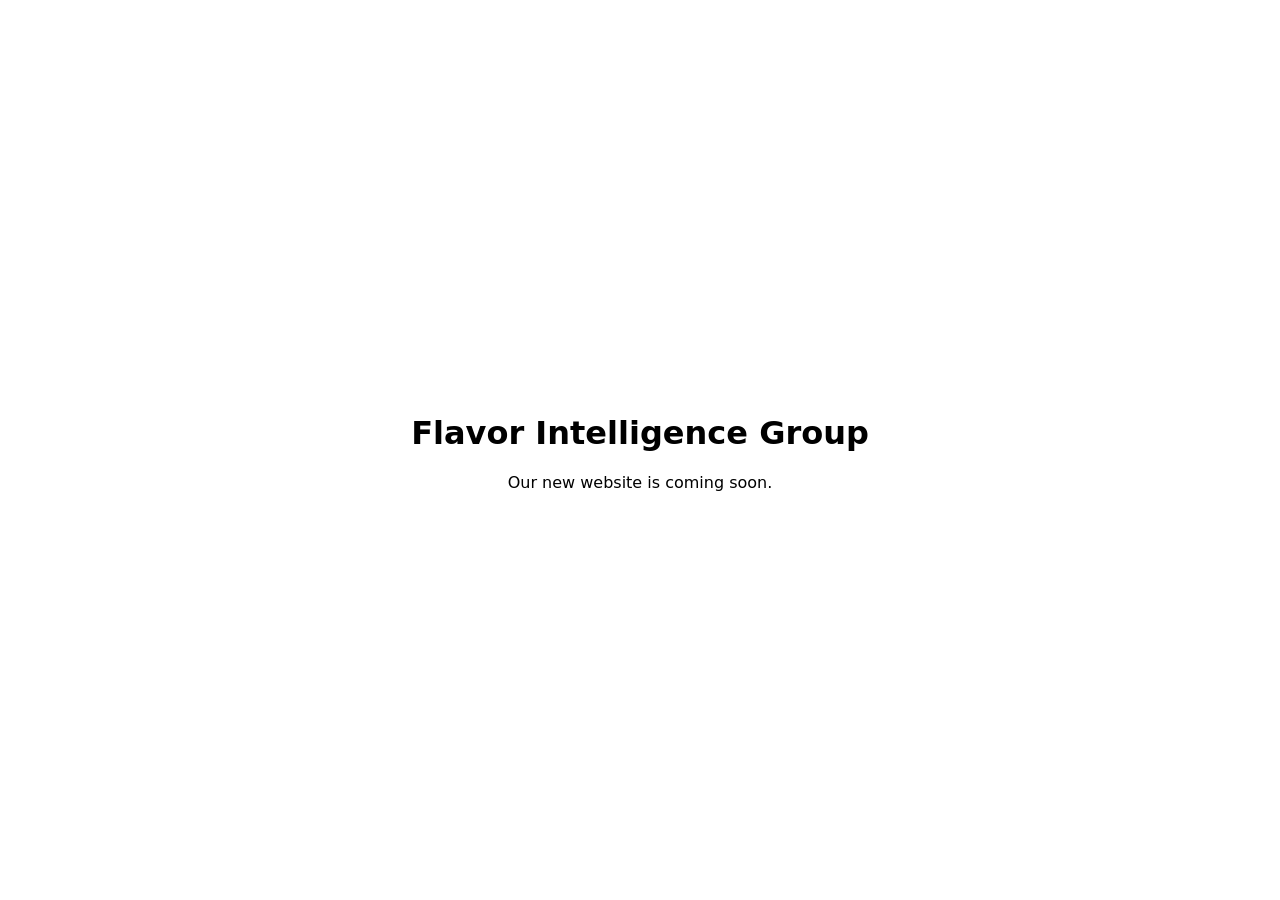
<file: index.html>
<!doctype html>
<html lang="en">
<head>
  <meta charset="utf-8">
  <meta name="viewport" content="width=device-width, initial-scale=1">
  <title>Flavor Intelligence Group</title>
  <style>
    body { font-family: system-ui, sans-serif; display: grid; place-items: center; min-height: 100vh; margin: 0; text-align: center; }
  </style>
</head>
<body>
  <div>
    <h1>Flavor Intelligence Group</h1>
    <p>Our new website is coming soon.</p>
  </div>
</body>
</html>
</file>
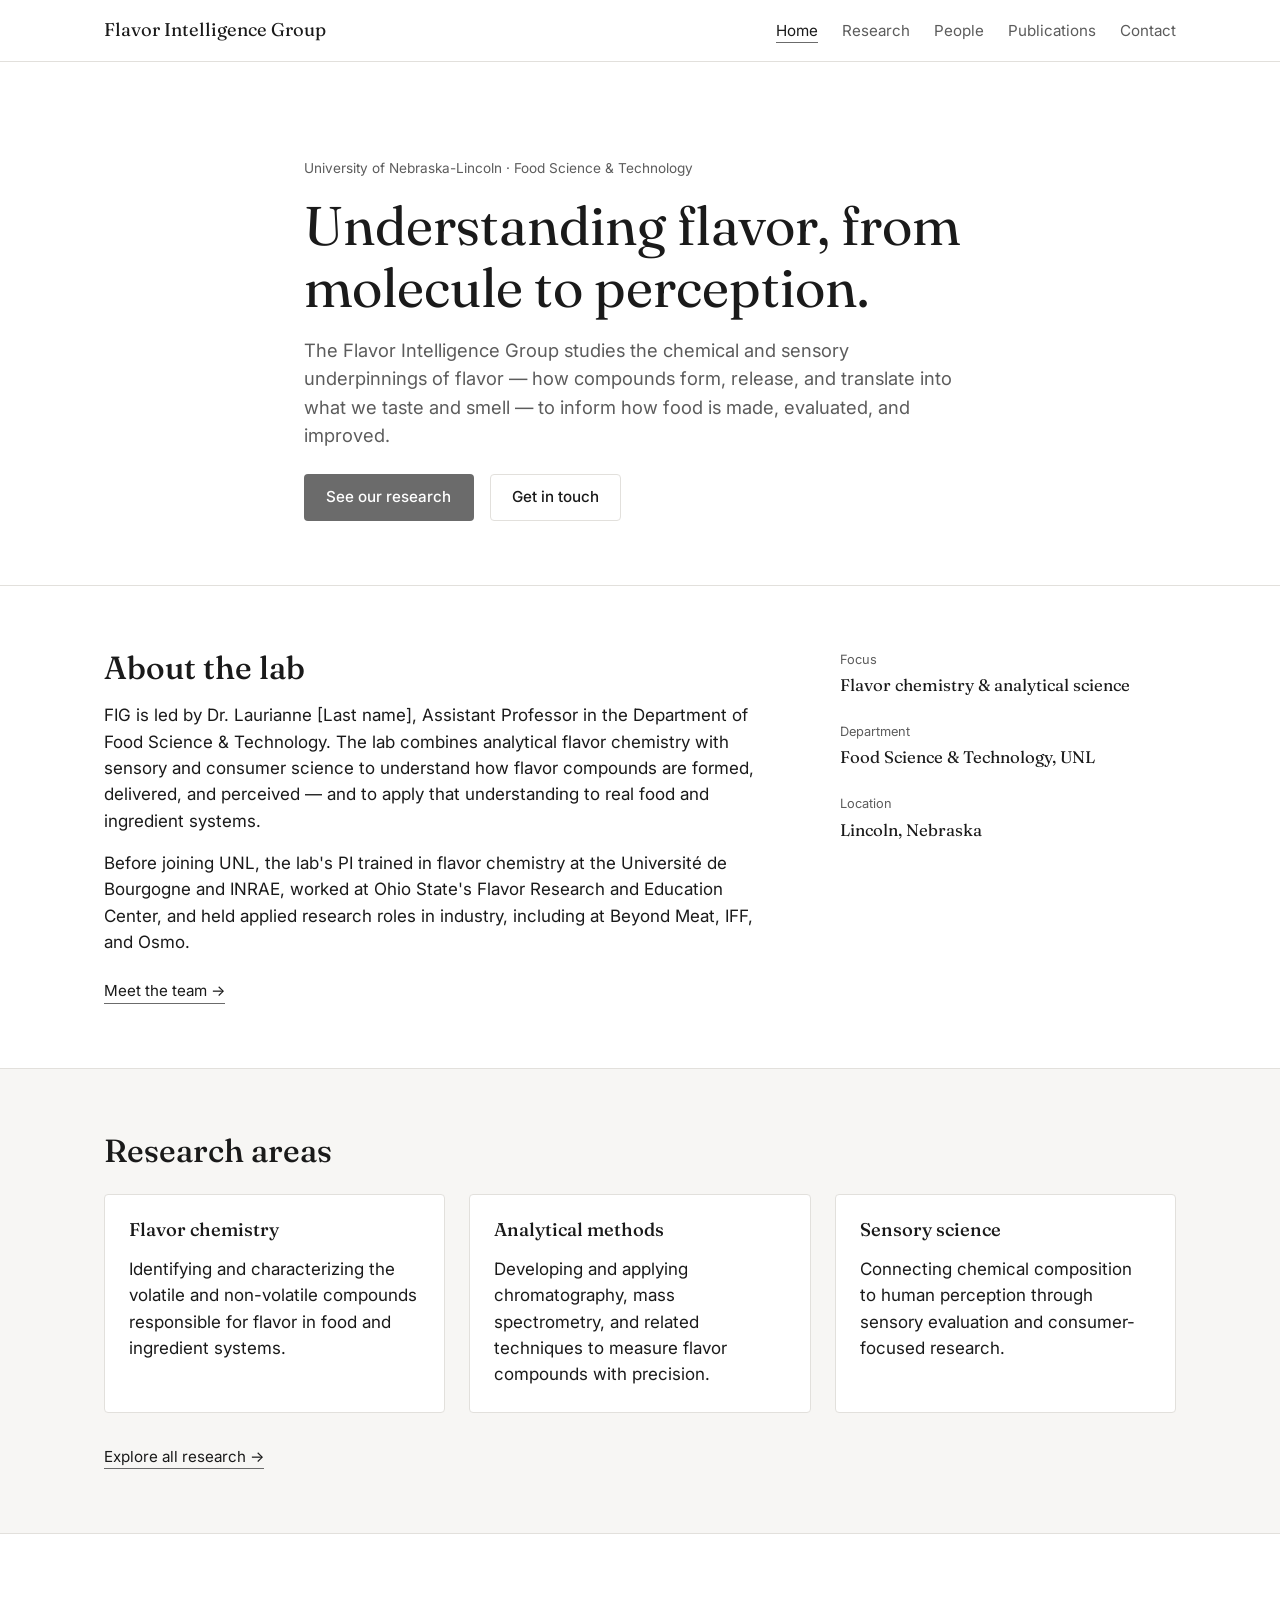
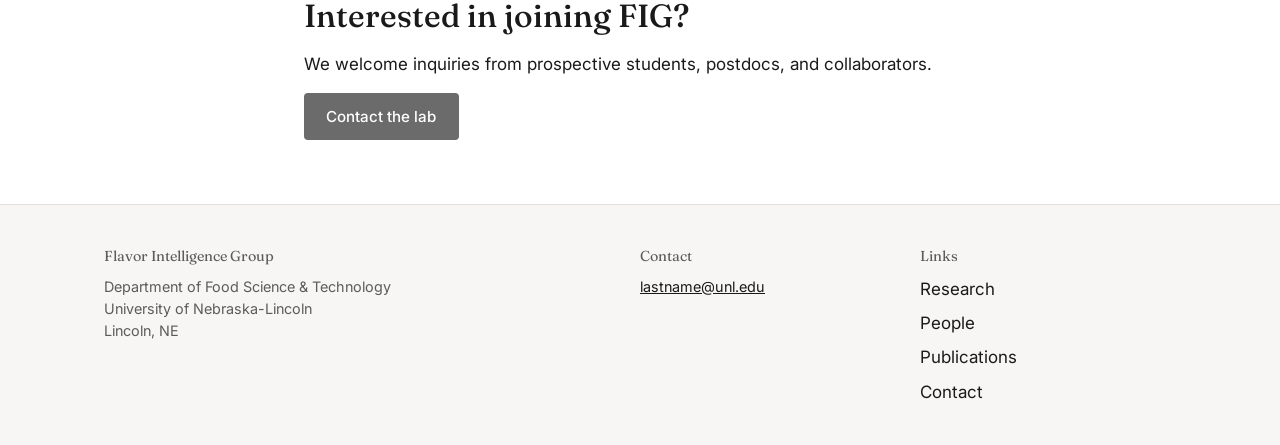
<file: Web/index.html>
<!doctype html>
<html lang="en">
<head>
<meta charset="utf-8">
<meta name="viewport" content="width=device-width, initial-scale=1">
<title>Flavor Intelligence Group — UNL</title>
<meta name="description" content="The Flavor Intelligence Group (FIG) at the University of Nebraska-Lincoln studies the chemistry and perception of flavor.">
<link rel="preconnect" href="https://fonts.googleapis.com">
<link rel="preconnect" href="https://fonts.gstatic.com" crossorigin>
<link href="https://fonts.googleapis.com/css2?family=Fraunces:opsz,wght@9..144,400;9..144,500;9..144,600&family=Inter:wght@400;500;600&display=swap" rel="stylesheet">
<link rel="stylesheet" href="styles.css">
</head>
<body>

<header class="site-header">
  <div class="wrap header-inner">
    <a class="wordmark" href="index.html">
      <span class="wordmark-full">Flavor Intelligence Group</span>
      <span class="wordmark-short">FIG</span>
    </a>
    <nav class="site-nav" aria-label="Primary">
      <ul>
        <li><a href="index.html" aria-current="page">Home</a></li>
        <li><a href="research.html">Research</a></li>
        <li><a href="people.html">People</a></li>
        <li><a href="publications.html">Publications</a></li>
        <li><a href="contact.html">Contact</a></li>
      </ul>
    </nav>
  </div>
</header>

<main>

  <!-- ============ HERO ============ -->
  <section class="hero">
    <div class="wrap hero-inner">
      <p class="eyebrow">University of Nebraska-Lincoln · Food Science &amp; Technology</p>
      <h1>Understanding flavor, from molecule to perception.</h1>
      <p class="hero-lede">
        The Flavor Intelligence Group studies the chemical and sensory
        underpinnings of flavor — how compounds form, release, and
        translate into what we taste and smell — to inform how food is
        made, evaluated, and improved.
      </p>
      <div class="hero-actions">
        <a class="button button-primary" href="research.html">See our research</a>
        <a class="button button-ghost" href="contact.html">Get in touch</a>
      </div>
    </div>
  </section>

  <!-- ============ INTRO / PI STATEMENT ============ -->
  <section class="section intro">
    <div class="wrap intro-grid">
      <div class="intro-text">
        <h2>About the lab</h2>
        <p>
          FIG is led by Dr. Laurianne [Last name], Assistant Professor in
          the Department of Food Science &amp; Technology. The lab combines
          analytical flavor chemistry with sensory and consumer science to
          understand how flavor compounds are formed, delivered, and
          perceived — and to apply that understanding to real food and
          ingredient systems.
        </p>
        <p>
          Before joining UNL, the lab's PI trained in flavor chemistry at
          the Université de Bourgogne and INRAE, worked at Ohio State's
          Flavor Research and Education Center, and held applied research
          roles in industry, including at Beyond Meat, IFF, and Osmo.
        </p>
        <a class="text-link" href="people.html">Meet the team →</a>
      </div>
      <div class="intro-fact">
        <dl class="fact-list">
          <div class="fact">
            <dt>Focus</dt>
            <dd>Flavor chemistry &amp; analytical science</dd>
          </div>
          <div class="fact">
            <dt>Department</dt>
            <dd>Food Science &amp; Technology, UNL</dd>
          </div>
          <div class="fact">
            <dt>Location</dt>
            <dd>Lincoln, Nebraska</dd>
          </div>
        </dl>
      </div>
    </div>
  </section>

  <!-- ============ RESEARCH AREAS ============ -->
  <section class="section research-teaser">
    <div class="wrap">
      <h2>Research areas</h2>
      <div class="card-grid">
        <article class="card">
          <h3>Flavor chemistry</h3>
          <p>
            Identifying and characterizing the volatile and non-volatile
            compounds responsible for flavor in food and ingredient
            systems.
          </p>
        </article>
        <article class="card">
          <h3>Analytical methods</h3>
          <p>
            Developing and applying chromatography, mass spectrometry, and
            related techniques to measure flavor compounds with precision.
          </p>
        </article>
        <article class="card">
          <h3>Sensory science</h3>
          <p>
            Connecting chemical composition to human perception through
            sensory evaluation and consumer-focused research.
          </p>
        </article>
      </div>
      <a class="text-link" href="research.html">Explore all research →</a>
    </div>
  </section>

  <!-- ============ CALLOUT / JOIN ============ -->
  <section class="section callout">
    <div class="wrap callout-inner">
      <h2>Interested in joining FIG?</h2>
      <p>We welcome inquiries from prospective students, postdocs, and collaborators.</p>
      <a class="button button-primary" href="contact.html">Contact the lab</a>
    </div>
  </section>

</main>

<footer class="site-footer">
  <div class="wrap footer-inner">
    <div>
      <p class="footer-title">Flavor Intelligence Group</p>
      <p>Department of Food Science &amp; Technology<br>
      University of Nebraska-Lincoln<br>
      Lincoln, NE</p>
    </div>
    <div>
      <p class="footer-title">Contact</p>
      <p><a href="mailto:lastname@unl.edu">lastname@unl.edu</a></p>
    </div>
    <div>
      <p class="footer-title">Links</p>
      <ul class="footer-links">
        <li><a href="research.html">Research</a></li>
        <li><a href="people.html">People</a></li>
        <li><a href="publications.html">Publications</a></li>
        <li><a href="contact.html">Contact</a></li>
      </ul>
    </div>
  </div>
</footer>

</body>
</html>
</file>
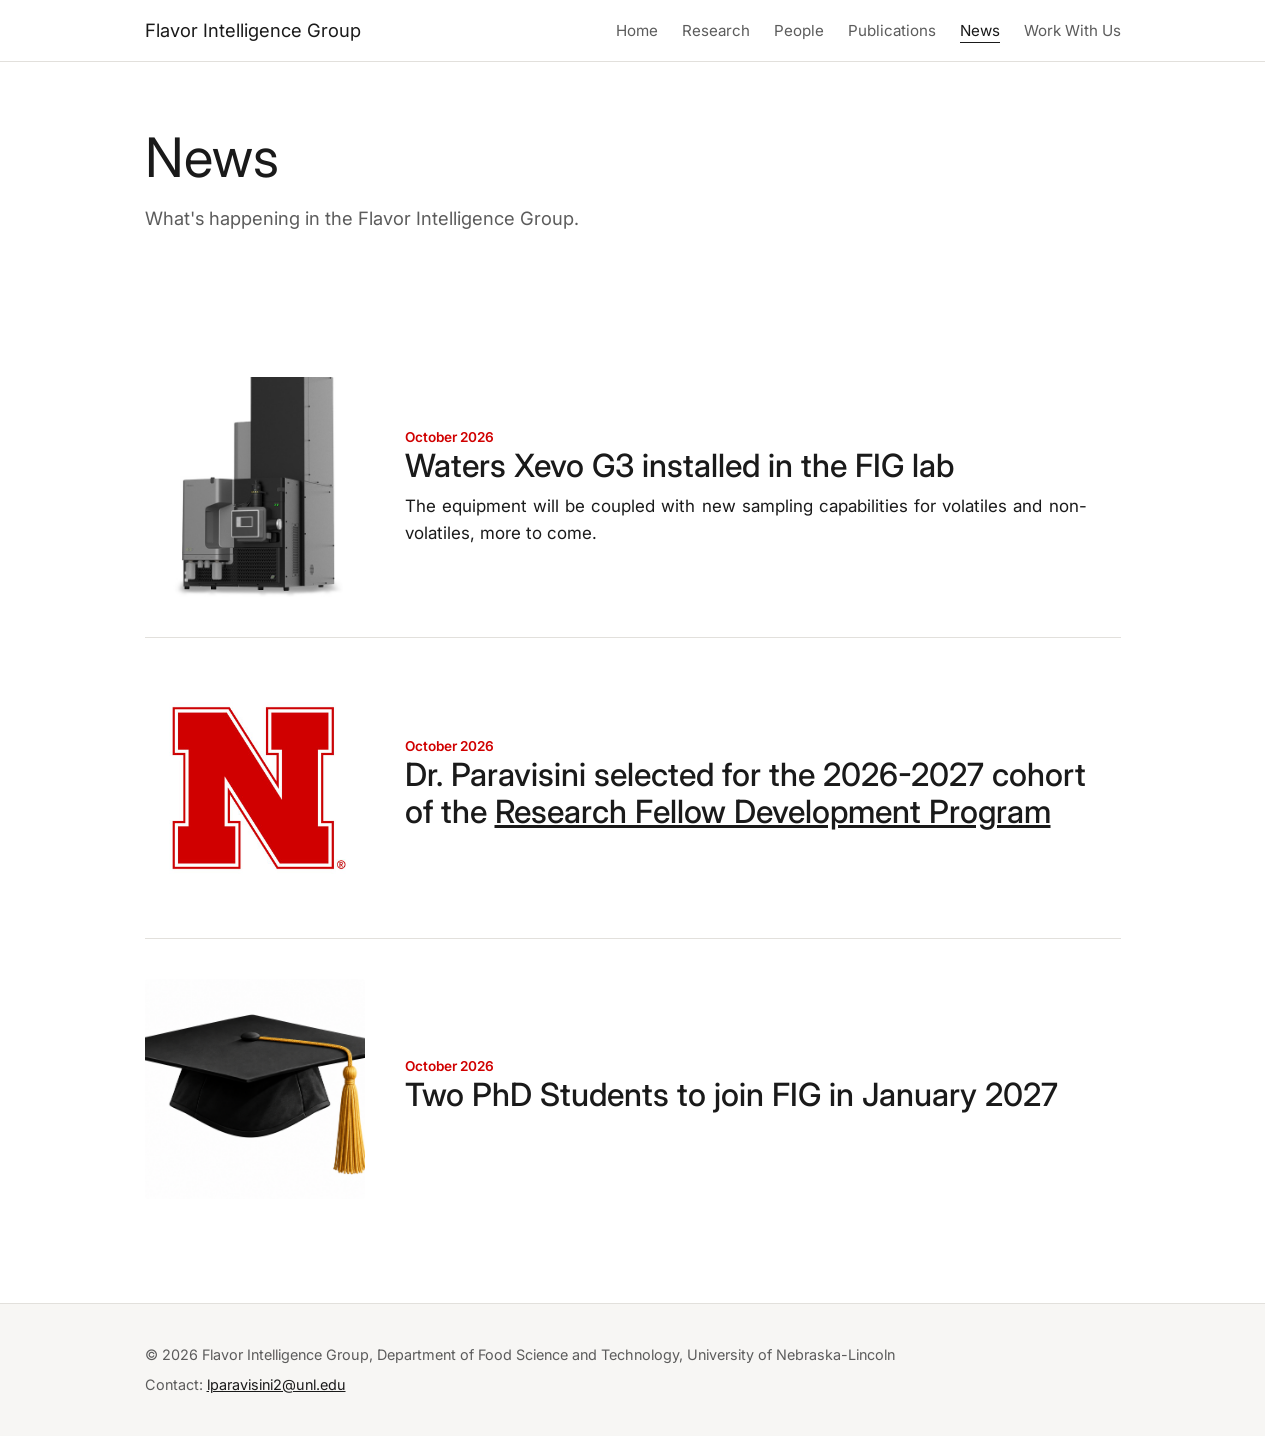
<file: news.html>
<!doctype html>
<html lang="en">
<head>
<meta charset="utf-8">
<meta name="viewport" content="width=device-width, initial-scale=1">
<title>News — Flavor Intelligence Group</title>
<meta name="description" content="Latest news from the Flavor Intelligence Group at the University of Nebraska-Lincoln.">
<link rel="preconnect" href="https://fonts.googleapis.com">
<link rel="preconnect" href="https://fonts.gstatic.com" crossorigin>
<link href="https://fonts.googleapis.com/css2?family=Fraunces:opsz,wght@9..144,400;9..144,500;9..144,600&family=Inter:wght@400;500;600&display=swap" rel="stylesheet">
<link rel="stylesheet" href="styles.css">
</head>
<body>

<a class="skip-link" href="#main">Skip to main content</a>

<header class="site-header">
  <div class="wrap header-inner">
    <a class="wordmark" href="index.html">
      <span class="wordmark-full">Flavor Intelligence Group</span>
      <span class="wordmark-short">FIG</span>
    </a>
    <nav class="site-nav" aria-label="Primary">
      <ul>
        <li><a href="index.html">Home</a></li>
        <li><a href="research.html">Research</a></li>
        <li><a href="people.html">People</a></li>
        <li><a href="publications.html">Publications</a></li>
        <li><a href="news.html" aria-current="page">News</a></li>
        <li><a href="work-with-us.html">Work With Us</a></li>
      </ul>
    </nav>
  </div>
</header>

<main id="main">

  <!-- ============ BANNER ============ -->
  <section class="hero hero-stack">
    <div class="wrap hero-inner">
      <h1>News</h1>
      <p class="hero-lede">
        What's happening in the Flavor Intelligence Group.
      </p>
    </div>
  </section>

  <!-- ============ NEWS LIST (newest first) ============ -->
  <section class="section">
    <div class="wrap">

      <article class="news-entry">
        <img src="Images/xevoG3.png" alt="Mass spectrometer">
        <div class="news-entry-body">
          <p class="news-date">October 2026</p>
          <h2>Waters Xevo G3 installed in the FIG lab</h2>
          <p>The equipment will be coupled with new sampling capabilities for volatiles and non-volatiles, more to come. </p>
        </div>
      </article>
      
      <article class="news-entry">
        <img src="Images/nebraska-n.png" alt="Nebraska N logo">
        <div class="news-entry-body">
          <p class="news-date">October 2026</p>
          <h2>Dr. Paravisini selected for the 2026-2027 cohort of the <a href="https://research.unl.edu/proposaldevelopment/rdfp/">Research Fellow Development Program</a></h2>
        </div>
      </article>

      <article class="news-entry">
        <img src="Images/grad-hat.png" alt="Graduation cap">
        <div class="news-entry-body">
          <p class="news-date">October 2026</p>
          <h2>Two PhD Students to join FIG in January 2027</h2>
        </div>
      </article>


    </div>
  </section>

</main>

<footer class="site-footer">
  <div class="wrap footer-inner">
    <p class="footer-title">&copy; 2026 Flavor Intelligence Group, Department of Food Science and Technology, University of Nebraska-Lincoln</p>
    <p class="footer-title">Contact: <a href="mailto:lparavisini2@unl.edu">lparavisini2@unl.edu</a></p>
  </div>
</footer>

</body>
</html>
</file>
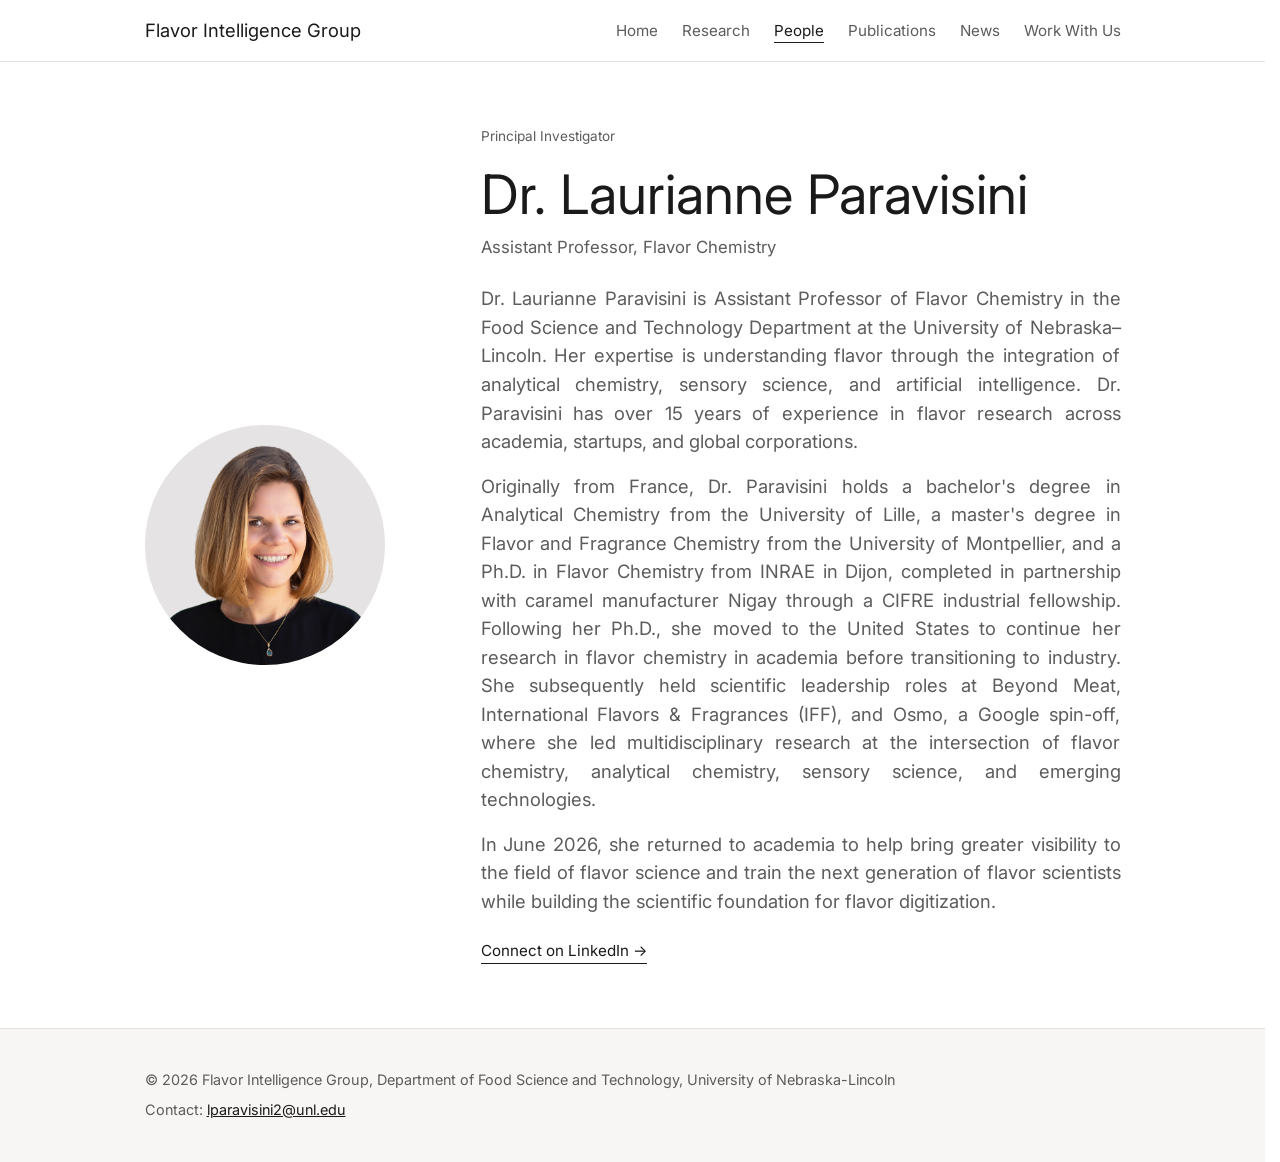
<file: people.html>
<!doctype html>
<html lang="en">
<head>
<meta charset="utf-8">
<meta name="viewport" content="width=device-width, initial-scale=1">
<title>People — Flavor Intelligence Group</title>
<meta name="description" content="Meet the Flavor Intelligence Group's Principal Investigator, Dr. Laurianne Paravisini, at the University of Nebraska-Lincoln.">
<link rel="preconnect" href="https://fonts.googleapis.com">
<link rel="preconnect" href="https://fonts.gstatic.com" crossorigin>
<link href="https://fonts.googleapis.com/css2?family=Fraunces:opsz,wght@9..144,400;9..144,500;9..144,600&family=Inter:wght@400;500;600&display=swap" rel="stylesheet">
<link rel="stylesheet" href="styles.css">
</head>
<body>

<a class="skip-link" href="#main">Skip to main content</a>


<header class="site-header">
  <div class="wrap header-inner">
    <a class="wordmark" href="index.html">
      <span class="wordmark-full">Flavor Intelligence Group</span>
      <span class="wordmark-short">FIG</span>
    </a>
    <nav class="site-nav" aria-label="Primary">
      <ul>
        <li><a href="index.html" data-i18n="nav.home">Home</a></li>
        <li><a href="research.html" data-i18n="nav.research">Research</a></li>
        <li><a href="people.html" aria-current="page" data-i18n="nav.people">People</a></li>
        <li><a href="publications.html" data-i18n="nav.publications">Publications</a></li>
        <li><a href="news.html">News</a></li>
        <li><a href="work-with-us.html" data-i18n="nav.workWithUs">Work With Us</a></li>
      </ul>
    </nav>
  </div>
</header>

<main id="main">

  <!-- ============ PI PROFILE ============ -->
  <section class="hero people-hero">
    <div class="wrap hero-inner people-inner">
      <div class="hero-visual people-visual">
        <img src="Images/laurianne-headshot.png" alt="Portrait of Dr. Laurianne Paravisini">
      </div>
      <div class="hero-content">
        <p class="eyebrow" data-i18n="people.eyebrow">Principal Investigator</p>
        <h1>Dr. Laurianne Paravisini</h1>
        <p class="people-role" data-i18n="people.role">Assistant Professor, Flavor Chemistry</p>

        <p class="hero-lede" data-i18n="people.bio1">
          Dr. Laurianne Paravisini is Assistant Professor of Flavor
          Chemistry in the Food Science and Technology Department at the University of Nebraska–Lincoln. Her expertise
          is understanding flavor through the integration of analytical
          chemistry, sensory science, and artificial intelligence. Dr.
          Paravisini has over 15 years of experience in flavor research
          across academia, startups, and global corporations. 
        </p>
        <p class="hero-lede" data-i18n="people.bio2">
Originally from France, Dr. Paravisini holds a bachelor's degree in Analytical Chemistry from the University of Lille, a master's degree in Flavor and Fragrance Chemistry from the University of Montpellier, and a Ph.D. in Flavor Chemistry from INRAE in Dijon, completed in partnership with caramel manufacturer Nigay through a CIFRE industrial fellowship.
Following her Ph.D., she moved to the United States to continue her research in flavor chemistry in academia before transitioning to industry. She subsequently held scientific leadership roles at Beyond Meat, International Flavors & Fragrances (IFF), and Osmo, a Google spin-off, where she led multidisciplinary research at the intersection of flavor chemistry, analytical chemistry, sensory science, and emerging technologies.
        </p>
                </p>
        <p class="hero-lede" data-i18n="people.bio3">
          In June 2026, she returned to academia to help
          bring greater visibility to the field of flavor science and train the next generation of flavor scientists while
          building the scientific foundation for flavor digitization.
        </p>
        <a class="text-link" href="https://www.linkedin.com/in/laurianne-paravisini/" target="_blank" rel="noopener" data-i18n="people.linkedin">Connect on LinkedIn →</a>
      </div>
    </div>
  </section>

</main>

<footer class="site-footer">
  <div class="wrap footer-inner">
    <p class="footer-title">&copy; 2026 Flavor Intelligence Group, Department of Food Science and Technology, University of Nebraska-Lincoln</p>
    <p class="footer-title">Contact: <a href="mailto:lparavisini2@unl.edu">lparavisini2@unl.edu</a></p>
  </div>
</footer>


</body>
</html>
</file>
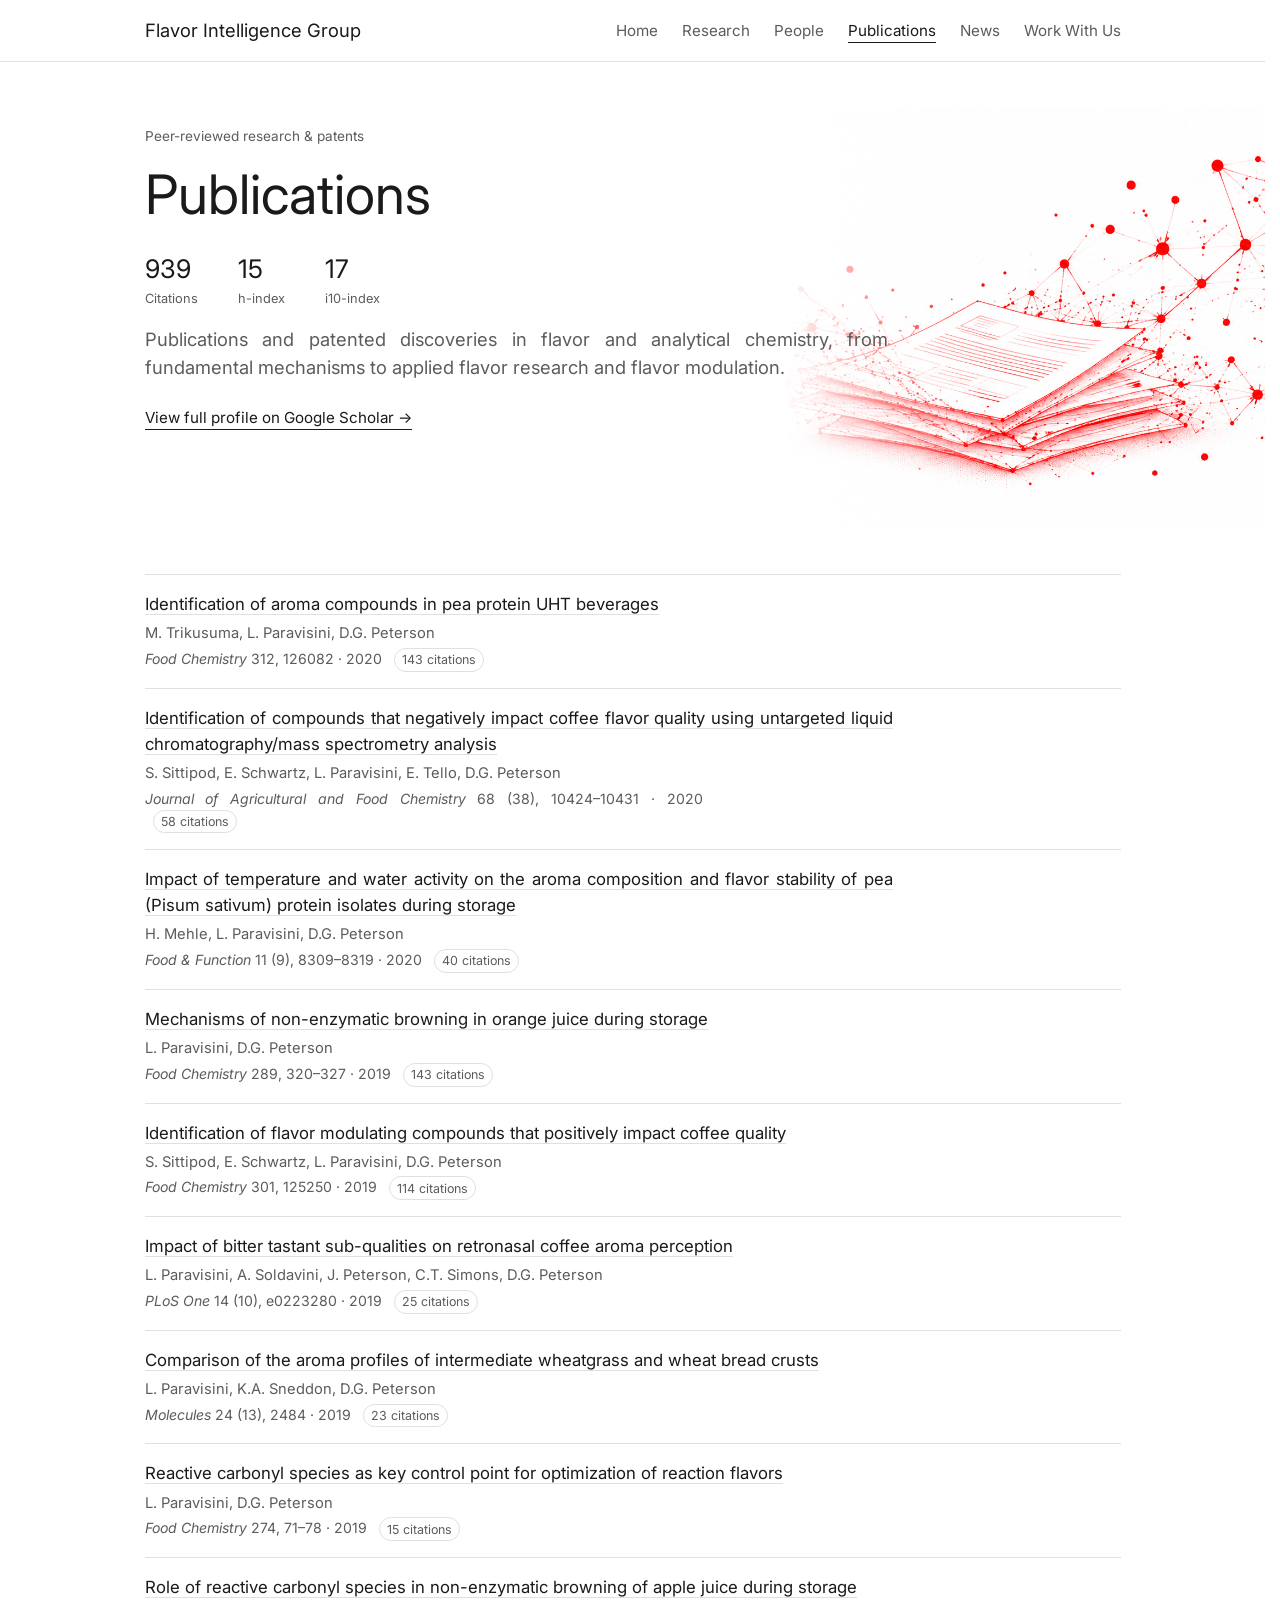
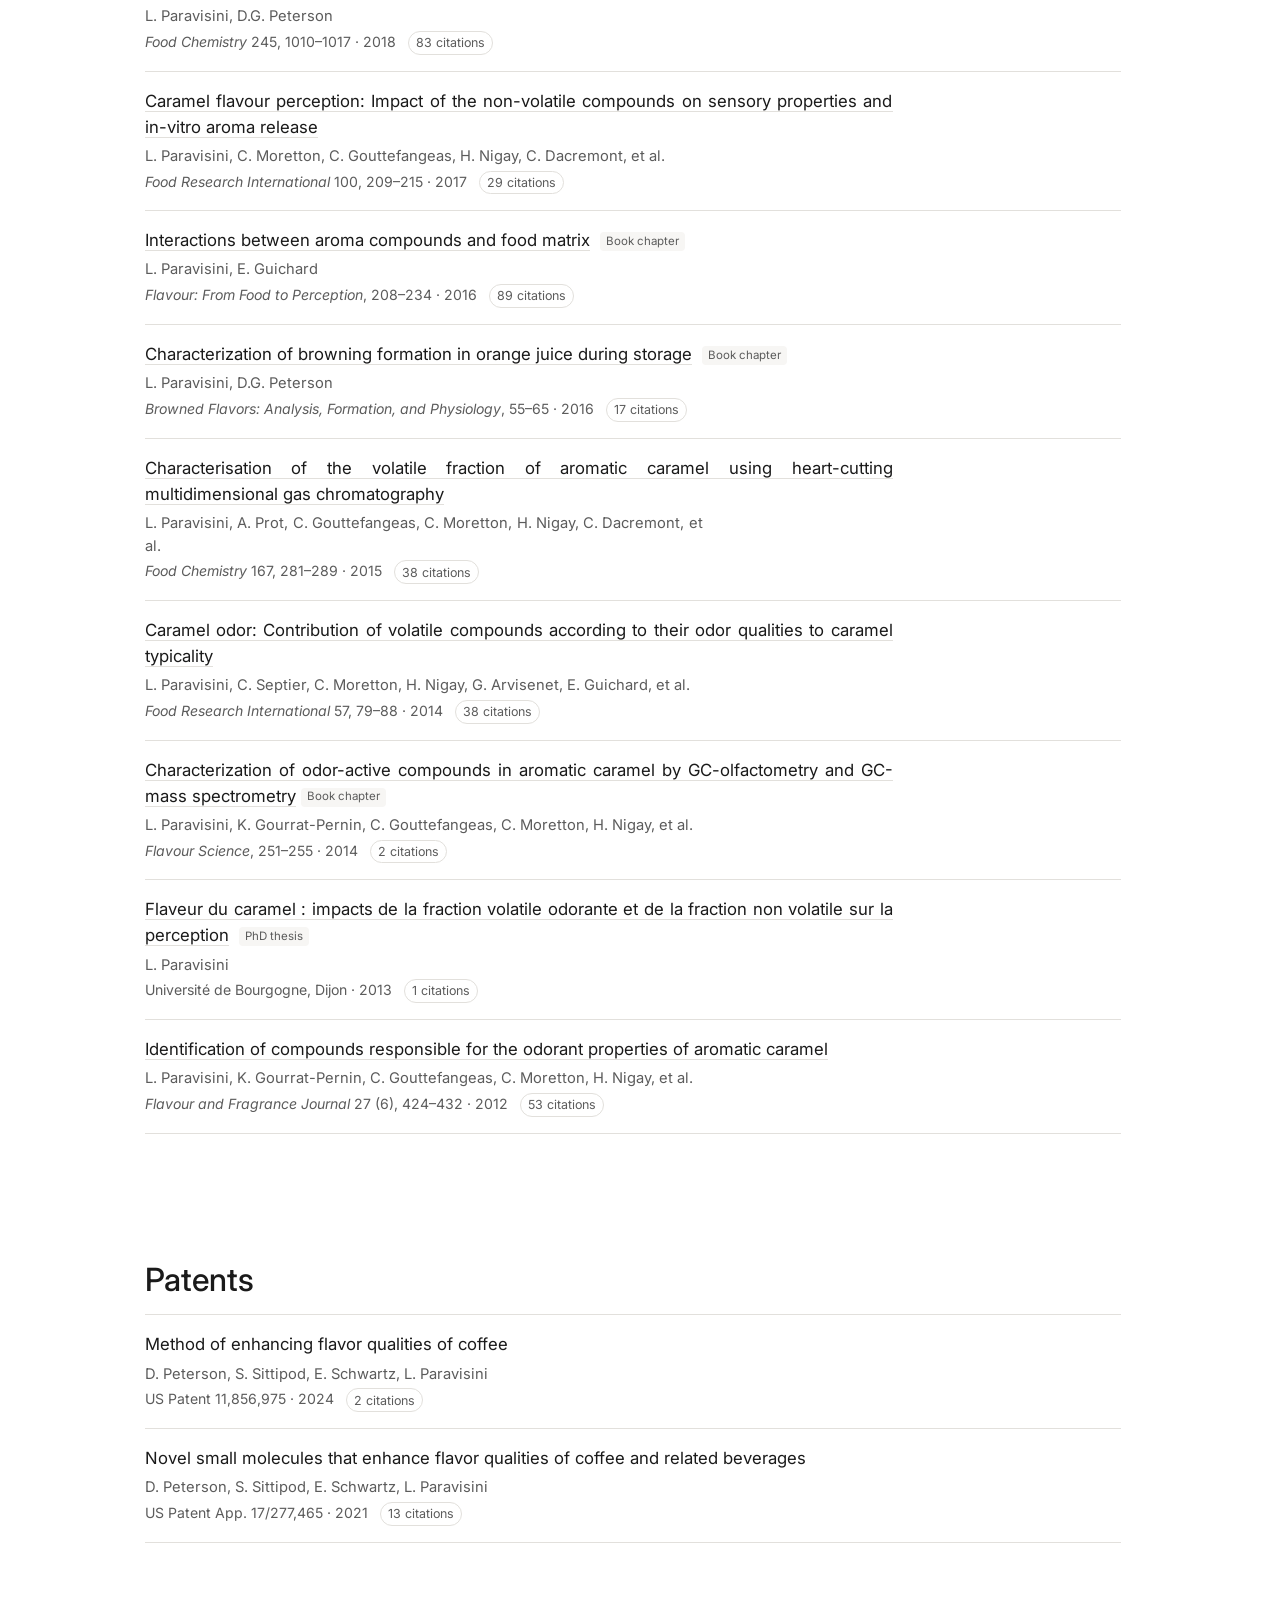
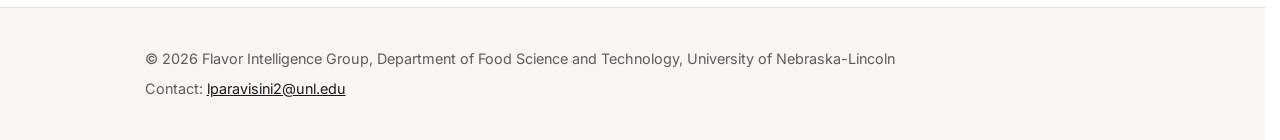
<file: publications.html>
<!doctype html>
<html lang="en">
<head>
<meta charset="utf-8">
<meta name="viewport" content="width=device-width, initial-scale=1">
<title>Publications — Flavor Intelligence Group</title>
<meta name="description" content="Publications from the Flavor Intelligence Group and its PI, Laurianne Paravisini, at the University of Nebraska-Lincoln.">
<link rel="preconnect" href="https://fonts.googleapis.com">
<link rel="preconnect" href="https://fonts.gstatic.com" crossorigin>
<link href="https://fonts.googleapis.com/css2?family=Fraunces:opsz,wght@9..144,400;9..144,500;9..144,600&family=Inter:wght@400;500;600&display=swap" rel="stylesheet">
<link rel="stylesheet" href="styles.css">
</head>
<body>

<a class="skip-link" href="#main">Skip to main content</a>


<header class="site-header">
  <div class="wrap header-inner">
    <a class="wordmark" href="index.html">
      <span class="wordmark-full">Flavor Intelligence Group</span>
      <span class="wordmark-short">FIG</span>
    </a>
    <nav class="site-nav" aria-label="Primary">
      <ul>
        <li><a href="index.html" data-i18n="nav.home">Home</a></li>
        <li><a href="research.html" data-i18n="nav.research">Research</a></li>
        <li><a href="people.html" data-i18n="nav.people">People</a></li>
        <li><a href="publications.html" aria-current="page" data-i18n="nav.publications">Publications</a></li>
        <li><a href="news.html" data-i18n="nav.news">News</a></li>
        <li><a href="work-with-us.html" data-i18n="nav.workWithUs">Work With Us</a></li>
      </ul>
    </nav>
  </div>
</header>

<main id="main">

  <!-- ============ PAGE HEADER ============ -->
    <section class="hero hero-stack hero-picture hero-picture-pubs">
    <div class="wrap hero-inner">
      <p class="eyebrow" data-i18n="pubs.eyebrow">Peer-reviewed research & patents</p>
      <h1 data-i18n="pubs.title">Publications</h1>

      <dl class="pub-stats">
        <div class="pub-stat">
          <dd>939</dd>
          <dt data-i18n="pubs.stat.citations">Citations</dt>
        </div>
        <div class="pub-stat">
          <dd>15</dd>
          <dt data-i18n="pubs.stat.hindex">h-index</dt>
        </div>
        <div class="pub-stat">
          <dd>17</dd>
          <dt data-i18n="pubs.stat.i10index">i10-index</dt>
        </div>
      </dl>

      <p class="hero-lede" data-i18n="pubs.lede">
        Publications and patented discoveries in flavor and analytical chemistry, from fundamental mechanisms to applied flavor research and flavor modulation.
      </p>

      <a class="text-link" href="https://scholar.google.com/citations?user=ARsfCJIAAAAJ&hl=en" target="_blank" rel="noopener" data-i18n="pubs.scholarLink">View full profile on Google Scholar →</a>
    </div>
  </section>

  <!-- ============ PUBLICATION LIST ============ -->
  <section class="section pub-listing">
    <div class="wrap">

      <ul class="pub-list">
        <li class="pub-entry">
          <p class="pub-title"><a href="https://doi.org/10.1016/j.foodchem.2019.126082" target="_blank" rel="noopener">Identification of aroma compounds in pea protein UHT beverages</a></p>
          <p class="pub-authors">M. Trikusuma, L. Paravisini, D.G. Peterson</p>
          <p class="pub-meta"><em>Food Chemistry</em> 312, 126082 · 2020 <span class="pub-badge">143 <span data-i18n="pubs.citationsWord">citations</span></span></p>
        </li>

        <li class="pub-entry">
          <p class="pub-title"><a href="https://doi.org/10.1021/acs.jafc.0c01479" target="_blank" rel="noopener">Identification of compounds that negatively impact coffee flavor quality using untargeted liquid chromatography/mass spectrometry analysis</a></p>
          <p class="pub-authors">S. Sittipod, E. Schwartz, L. Paravisini, E. Tello, D.G. Peterson</p>
          <p class="pub-meta"><em>Journal of Agricultural and Food Chemistry</em> 68 (38), 10424–10431 · 2020 <span class="pub-badge">58 <span data-i18n="pubs.citationsWord">citations</span></span></p>
        </li>

        <li class="pub-entry">
          <p class="pub-title"><a href="https://doi.org/10.1039/d0fo01100b" target="_blank" rel="noopener">Impact of temperature and water activity on the aroma composition and flavor stability of pea (Pisum sativum) protein isolates during storage</a></p>
          <p class="pub-authors">H. Mehle, L. Paravisini, D.G. Peterson</p>
          <p class="pub-meta"><em>Food &amp; Function</em> 11 (9), 8309–8319 · 2020 <span class="pub-badge">40 <span data-i18n="pubs.citationsWord">citations</span></span></p>
        </li>

        <li class="pub-entry">
          <p class="pub-title"><a href="https://doi.org/10.1016/j.foodchem.2019.03.049" target="_blank" rel="noopener">Mechanisms of non-enzymatic browning in orange juice during storage</a></p>
          <p class="pub-authors">L. Paravisini, D.G. Peterson</p>
          <p class="pub-meta"><em>Food Chemistry</em> 289, 320–327 · 2019 <span class="pub-badge">143 <span data-i18n="pubs.citationsWord">citations</span></span></p>
        </li>

        <li class="pub-entry">
          <p class="pub-title"><a href="https://doi.org/10.1016/j.foodchem.2019.125250" target="_blank" rel="noopener">Identification of flavor modulating compounds that positively impact coffee quality</a></p>
          <p class="pub-authors">S. Sittipod, E. Schwartz, L. Paravisini, D.G. Peterson</p>
          <p class="pub-meta"><em>Food Chemistry</em> 301, 125250 · 2019 <span class="pub-badge">114 <span data-i18n="pubs.citationsWord">citations</span></span></p>
        </li>

        <li class="pub-entry">
          <p class="pub-title"><a href="https://doi.org/10.1371/journal.pone.0223280" target="_blank" rel="noopener">Impact of bitter tastant sub-qualities on retronasal coffee aroma perception</a></p>
          <p class="pub-authors">L. Paravisini, A. Soldavini, J. Peterson, C.T. Simons, D.G. Peterson</p>
          <p class="pub-meta"><em>PLoS One</em> 14 (10), e0223280 · 2019 <span class="pub-badge">25 <span data-i18n="pubs.citationsWord">citations</span></span></p>
        </li>

        <li class="pub-entry">
          <p class="pub-title"><a href="https://doi.org/10.3390/molecules24132484" target="_blank" rel="noopener">Comparison of the aroma profiles of intermediate wheatgrass and wheat bread crusts</a></p>
          <p class="pub-authors">L. Paravisini, K.A. Sneddon, D.G. Peterson</p>
          <p class="pub-meta"><em>Molecules</em> 24 (13), 2484 · 2019 <span class="pub-badge">23 <span data-i18n="pubs.citationsWord">citations</span></span></p>
        </li>

        <li class="pub-entry">
          <p class="pub-title"><a href="https://doi.org/10.1016/j.foodchem.2018.08.067" target="_blank" rel="noopener">Reactive carbonyl species as key control point for optimization of reaction flavors</a></p>
          <p class="pub-authors">L. Paravisini, D.G. Peterson</p>
          <p class="pub-meta"><em>Food Chemistry</em> 274, 71–78 · 2019 <span class="pub-badge">15 <span data-i18n="pubs.citationsWord">citations</span></span></p>
        </li>

        <li class="pub-entry">
          <p class="pub-title"><a href="https://doi.org/10.1016/j.foodchem.2017.11.071" target="_blank" rel="noopener">Role of reactive carbonyl species in non-enzymatic browning of apple juice during storage</a></p>
          <p class="pub-authors">L. Paravisini, D.G. Peterson</p>
          <p class="pub-meta"><em>Food Chemistry</em> 245, 1010–1017 · 2018 <span class="pub-badge">83 <span data-i18n="pubs.citationsWord">citations</span></span></p>
        </li>

        <li class="pub-entry">
          <p class="pub-title"><a href="https://doi.org/10.1016/j.foodres.2017.07.003" target="_blank" rel="noopener">Caramel flavour perception: Impact of the non-volatile compounds on sensory properties and in-vitro aroma release</a></p>
          <p class="pub-authors">L. Paravisini, C. Moretton, C. Gouttefangeas, H. Nigay, C. Dacremont, et al.</p>
          <p class="pub-meta"><em>Food Research International</em> 100, 209–215 · 2017 <span class="pub-badge">29 <span data-i18n="pubs.citationsWord">citations</span></span></p>
        </li>

        <li class="pub-entry">
<p class="pub-title"><a href="https://doi.org/10.1002/9781118929384.ch9" target="_blank" rel="noopener">Interactions between aroma compounds and food matrix</a> <span class="pub-tag">Book chapter</span></p>
          <p class="pub-authors">L. Paravisini, E. Guichard</p>
          <p class="pub-meta"><em>Flavour: From Food to Perception</em>, 208–234 · 2016 <span class="pub-badge">89 <span data-i18n="pubs.citationsWord">citations</span></span></p>
        </li>

        <li class="pub-entry">
          <p class="pub-title"><a href="https://doi.org/10.1021/bk-2016-1237.ch005" target="_blank" rel="noopener">Characterization of browning formation in orange juice during storage</a> <span class="pub-tag">Book chapter</span></p>
          <p class="pub-authors">L. Paravisini, D.G. Peterson</p>
          <p class="pub-meta"><em>Browned Flavors: Analysis, Formation, and Physiology</em>, 55–65 · 2016 <span class="pub-badge">17 <span data-i18n="pubs.citationsWord">citations</span></span></p>
        </li>

        <li class="pub-entry">
          <p class="pub-title"><a href="https://doi.org/10.1016/j.foodchem.2014.06.101" target="_blank" rel="noopener">Characterisation of the volatile fraction of aromatic caramel using heart-cutting multidimensional gas chromatography</a></p>
          <p class="pub-authors">L. Paravisini, A. Prot, C. Gouttefangeas, C. Moretton, H. Nigay, C. Dacremont, et al.</p>
          <p class="pub-meta"><em>Food Chemistry</em> 167, 281–289 · 2015 <span class="pub-badge">38 <span data-i18n="pubs.citationsWord">citations</span></span></p>
        </li>

        <li class="pub-entry">
          <p class="pub-title"><a href="https://doi.org/10.1016/j.foodres.2014.01.009" target="_blank" rel="noopener">Caramel odor: Contribution of volatile compounds according to their odor qualities to caramel typicality</a></p>
          <p class="pub-authors">L. Paravisini, C. Septier, C. Moretton, H. Nigay, G. Arvisenet, E. Guichard, et al.</p>
          <p class="pub-meta"><em>Food Research International</em> 57, 79–88 · 2014 <span class="pub-badge">38 <span data-i18n="pubs.citationsWord">citations</span></span></p>
        </li>

        <li class="pub-entry">
          <p class="pub-title"><a href="https://doi.org/10.1016/B978-0-12-398549-1.00048-9" target="_blank" rel="noopener">Characterization of odor-active compounds in aromatic caramel by GC-olfactometry and GC-mass spectrometry</a><span class="pub-tag">Book chapter</span></p>
          <p class="pub-authors">L. Paravisini, K. Gourrat-Pernin, C. Gouttefangeas, C. Moretton, H. Nigay, et al.</p>
          <p class="pub-meta"><em>Flavour Science</em>, 251–255 · 2014 <span class="pub-badge">2 <span data-i18n="pubs.citationsWord">citations</span></span></p>
        </li>

        <li class="pub-entry">
          <p class="pub-title"><a href="https://doi.org/10.70675/51ed467ez31f1z425dz9833z44b9646e8756" target="_blank" rel="noopener">Flaveur du caramel : impacts de la fraction volatile odorante et de la fraction non volatile sur la perception</a> <span class="pub-tag" data-i18n="pubs.tag.thesis">PhD thesis</span></p>
          <p class="pub-authors">L. Paravisini</p>
          <p class="pub-meta">Université de Bourgogne, Dijon · 2013 <span class="pub-badge">1 <span data-i18n="pubs.citationsWord">citations</span></span></p>
        </li>

        <li class="pub-entry">
          <p class="pub-title"><a href="https://doi.org/https://doi.org/10.1002/ffj.3111" target="_blank" rel="noopener">Identification of compounds responsible for the odorant properties of aromatic caramel</a></p>
          <p class="pub-authors">L. Paravisini, K. Gourrat-Pernin, C. Gouttefangeas, C. Moretton, H. Nigay, et al.</p>
          <p class="pub-meta"><em>Flavour and Fragrance Journal</em> 27 (6), 424–432 · 2012 <span class="pub-badge">53 <span data-i18n="pubs.citationsWord">citations</span></span></p>
        </li>
      </ul>

    </div>
  </section>
    <!-- ============ PATENTS ============ -->
  <section class="section tone-1" id="patents">
    <div class="wrap">
      <h2>Patents</h2>
      <ul class="pub-list">

        <li class="pub-entry">
          <p class="pub-title">Method of enhancing flavor qualities of coffee</p>
          <p class="pub-authors">D. Peterson, S. Sittipod, E. Schwartz, L. Paravisini</p>
          <p class="pub-meta">US Patent 11,856,975 · 2024 <span class="pub-badge">2 <span data-i18n="pubs.citationsWord">citations</span></span></p>
        </li>

        <li class="pub-entry">
          <p class="pub-title">Novel small molecules that enhance flavor qualities of coffee and related beverages</p>
          <p class="pub-authors">D. Peterson, S. Sittipod, E. Schwartz, L. Paravisini</p>
          <p class="pub-meta">US Patent App. 17/277,465 · 2021 <span class="pub-badge">13 <span data-i18n="pubs.citationsWord">citations</span></span></p>
        </li>

      </ul>
    </div>
  </section>

</main>

<footer class="site-footer">
  <div class="wrap footer-inner">
    <p class="footer-title">&copy; 2026 Flavor Intelligence Group, Department of Food Science and Technology, University of Nebraska-Lincoln</p>
    <p class="footer-title">Contact: <a href="mailto:lparavisini2@unl.edu">lparavisini2@unl.edu</a></p>
  </div>
</footer>


</body>
</html>
</file>
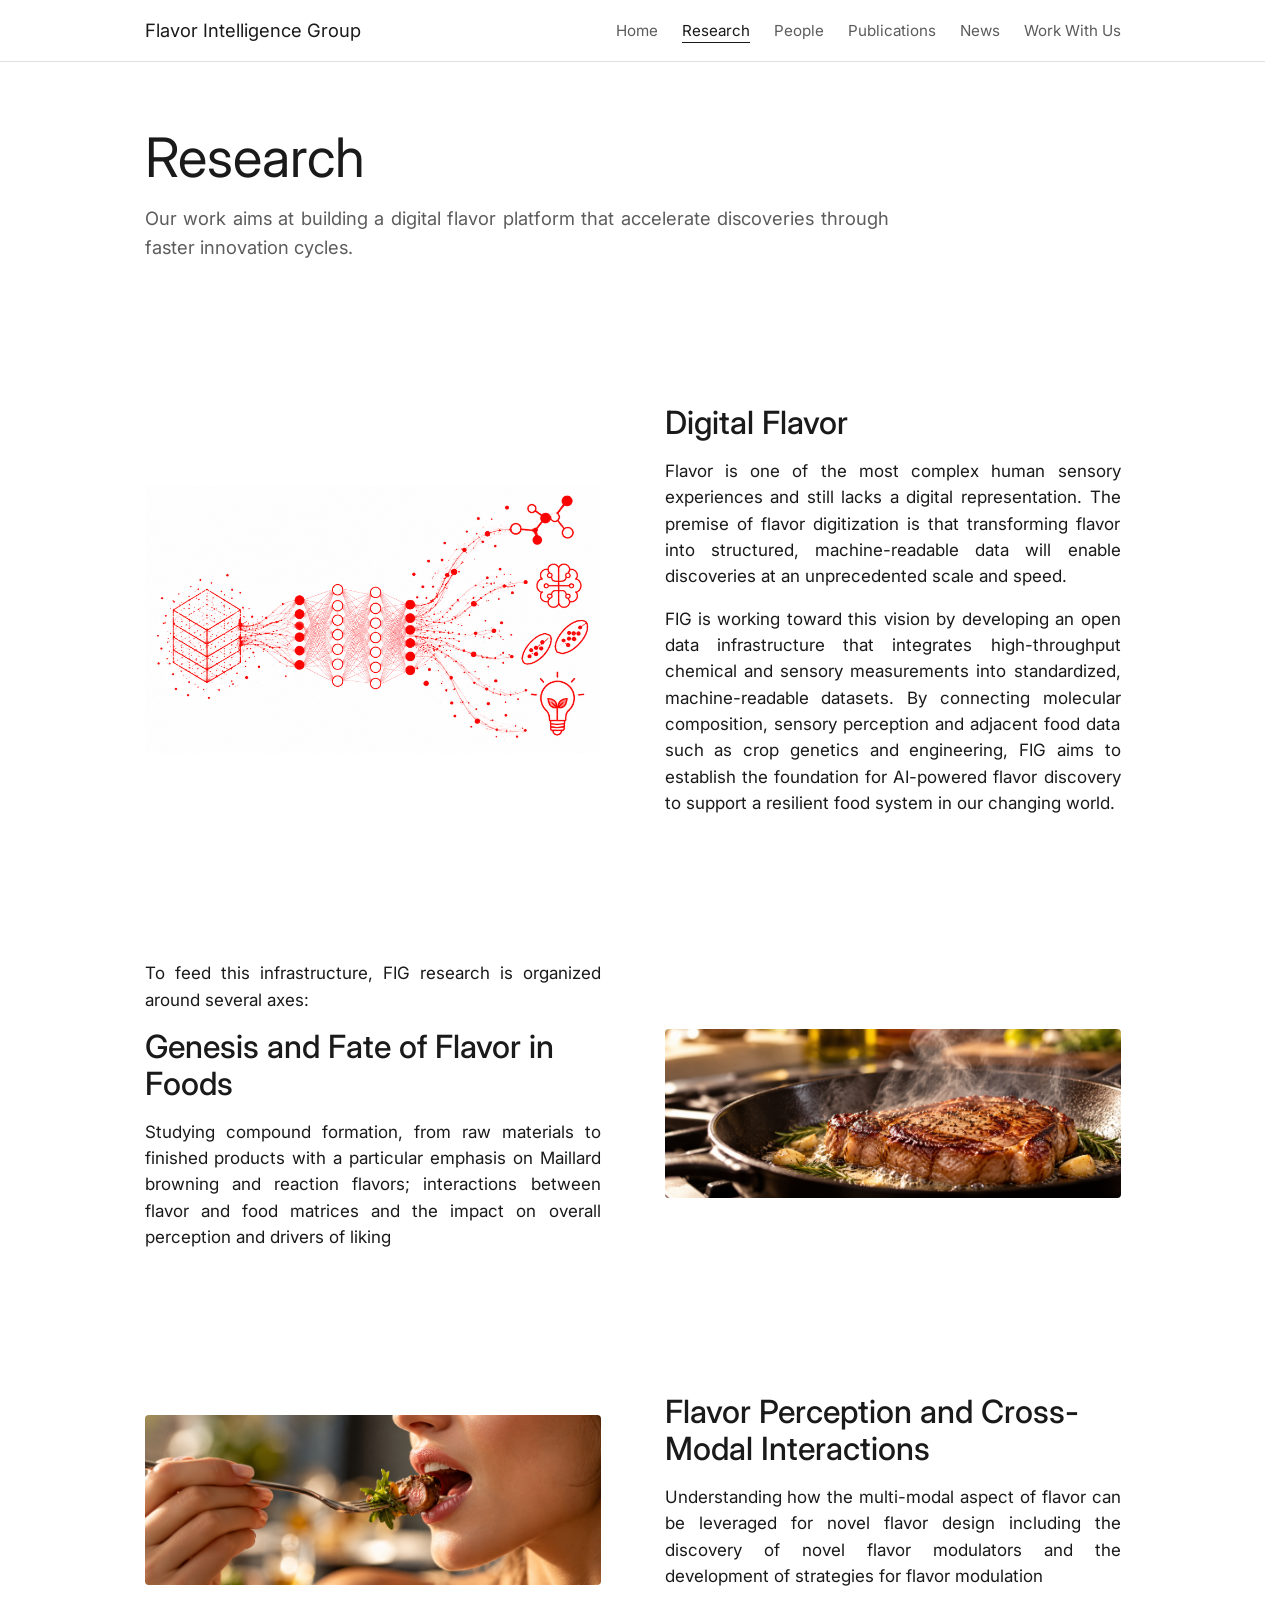
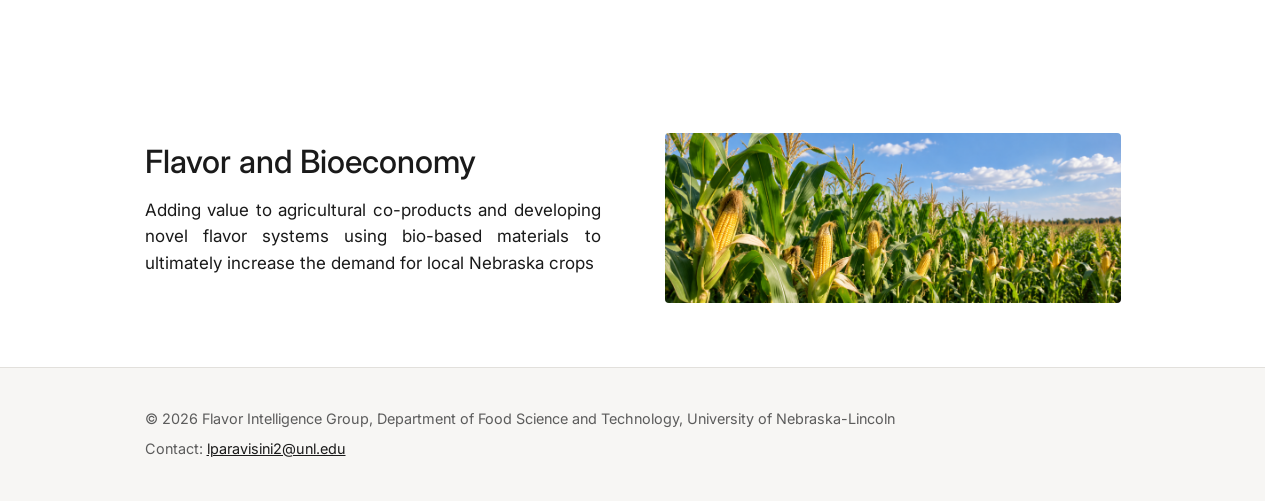
<file: research.html>
<!doctype html>
<html lang="en">
<head>
<meta charset="utf-8">
<meta name="viewport" content="width=device-width, initial-scale=1">
<title>Research — Flavor Intelligence Group</title>
<meta name="description" content="Our work aims at building a digital flavor platform that propels flavor research beyond existing knowledge. It it organized around a few axes:
FIG is generating standardized datasets at the scale combining high-throughput molecular and sensory data collection with a structured data pipeline designed to integrate multimodal data into novel algorithms. The research feeding this platform is organized around three main axes: (1) Genesis and fate of flavor in foods: studying compound formation from raw materials to finished products with a particular emphasis on Maillard browning and reaction flavors; the interactions between flavor and food matrices and the impact on overall perception; (2) Flavor perception: understanding how the multi-modal aspect of flavor can be leveraged for novel flavor design including the discovery of novel flavor modulators and the development of strategies for flavor modulation; (3) Flavor in the bioeconomy:  adding value to agricultural co-products and developing novel flavor systems using bio-based materials. Together, this work aims to create flavor breakthroughs and new opportunities for food innovation.">
<link rel="preconnect" href="https://fonts.googleapis.com">
<link rel="preconnect" href="https://fonts.gstatic.com" crossorigin>
<link href="https://fonts.googleapis.com/css2?family=Fraunces:opsz,wght@9..144,400;9..144,500;9..144,600&family=Inter:wght@400;500;600&display=swap" rel="stylesheet">
<link rel="stylesheet" href="styles.css">
</head>
<body>

<a class="skip-link" href="#main">Skip to main content</a>

<header class="site-header">
  <div class="wrap header-inner">
    <a class="wordmark" href="index.html">
      <span class="wordmark-full">Flavor Intelligence Group</span>
      <span class="wordmark-short">FIG</span>
    </a>
    <nav class="site-nav" aria-label="Primary">
      <ul>
        <li><a href="index.html" data-i18n="nav.home">Home</a></li>
        <li><a href="research.html" aria-current="page" data-i18n="nav.research">Research</a></li>
        <li><a href="people.html" data-i18n="nav.people">People</a></li>
        <li><a href="publications.html" data-i18n="nav.publications">Publications</a></li>
        <li><a href="news.html" data-i18n="nav.news">News</a></li>
        <li><a href="work-with-us.html" data-i18n="nav.workWithUs">Work With Us</a></li>
      </ul>
    </nav>
  </div>
</header>

<main id="main">

  <!-- ============ BANNER ============ -->
  <section class="hero hero-stack">
    <div class="wrap hero-inner">
      <h1 data-i18n="research.banner.title">Research</h1>
      <p class="hero-lede" data-i18n="research.banner.subtitle">
        Our work aims at building a digital flavor platform that accelerate discoveries through faster innovation cycles.
      </p>
    </div>
  </section>

     <!-- ============ SECTION 1 — DIGITAL FLAVOR ============ -->
  <section class="section" id="digital-flavor">
    <div class="wrap">
            <div class="research-row reverse">
        <div class="research-text">
      <h2 data-i18n="research.section1.title">Digital Flavor</h2>
      <p data-i18n="research.section1.body">
        Flavor is one of the most complex human sensory experiences and still lacks a digital representation. The premise of flavor digitization is that transforming flavor into structured, machine-readable data will enable discoveries at an unprecedented scale and speed.
      </p> <p>
        FIG is working toward this vision by developing an open data infrastructure that integrates high-throughput chemical and sensory measurements into standardized, machine-readable datasets. By connecting molecular composition, sensory perception and adjacent food data such as crop genetics and engineering, FIG aims to establish the foundation for AI-powered flavor discovery to support a resilient food system in our changing world.
      </p>
      
      </div>
      <div class="research-image">
          <img src="Images/Flavor-Intelligence.png" alt="From database to flavor insights">
      </div>
  </section> 

  <!-- ============ SECTION 2 — GENESIS AND FATE ============ -->
  <section class="section" id="genesis-and-fate">
    <div class="wrap">
      <div class="research-row">
        <div class="research-text">
          <p>
        To feed this infrastructure, FIG research is organized around several axes:
      </p>
          <h2 data-i18n="research.section2.title">Genesis and Fate of Flavor in Foods</h2>
          <p data-i18n="research.section2.body">
            Studying compound formation, from raw materials to finished products with a particular emphasis on Maillard browning and reaction flavors; interactions between flavor and food matrices and the impact on overall perception and drivers of liking
          </p>
        </div>
        <div class="research-image">
          <img src="Images/steak-cooking-in-pan.png" alt="Steak cooking in pan">
        </div>
      </div>
    </div>
  </section>

  <!-- ============ SECTION 3 — FLAVOR PERCEPTION ============ -->
  <section class="section" id="flavor-perception">
    <div class="wrap">
      <div class="research-row reverse">
        <div class="research-text">
          <h2 data-i18n="research.section3.title">Flavor Perception and Cross-Modal Interactions</h2>
          <p data-i18n="research.section3.body">
            Understanding how the multi-modal aspect of flavor can be leveraged for novel flavor design including the discovery of novel flavor modulators and the development of strategies for flavor modulation
          </p>
        </div>
        <div class="research-image">
          <img src="Images/woman-eating.png" alt="Woman eating">
        </div>
      </div>
    </div>
  </section>

  <!-- ============ SECTION 4 — FLAVOR AND BIOECONOMY ============ -->
  <section class="section" id="flavor-bioeconomy">
    <div class="wrap">
      <div class="research-row">
        <div class="research-text">
          <h2 data-i18n="research.section4.title">Flavor and Bioeconomy</h2>
          <p data-i18n="research.section4.body">
            Adding value to agricultural co-products and developing novel flavor systems using bio-based materials to ultimately increase the demand for local Nebraska crops
          </p>
        </div>
        <div class="research-image">
          <img src="Images/corn-field-with-visible-corn.png" alt="Cornfield with visible corn">
        </div>
      </div>
    </div>
  </section>
</main>

<footer class="site-footer">
  <div class="wrap footer-inner">
    <p class="footer-title">&copy; 2026 Flavor Intelligence Group, Department of Food Science and Technology, University of Nebraska-Lincoln</p>
    <p class="footer-title">Contact: <a href="mailto:lparavisini2@unl.edu">lparavisini2@unl.edu</a></p>
  </div>
</footer>

</body>
</html>
</file>
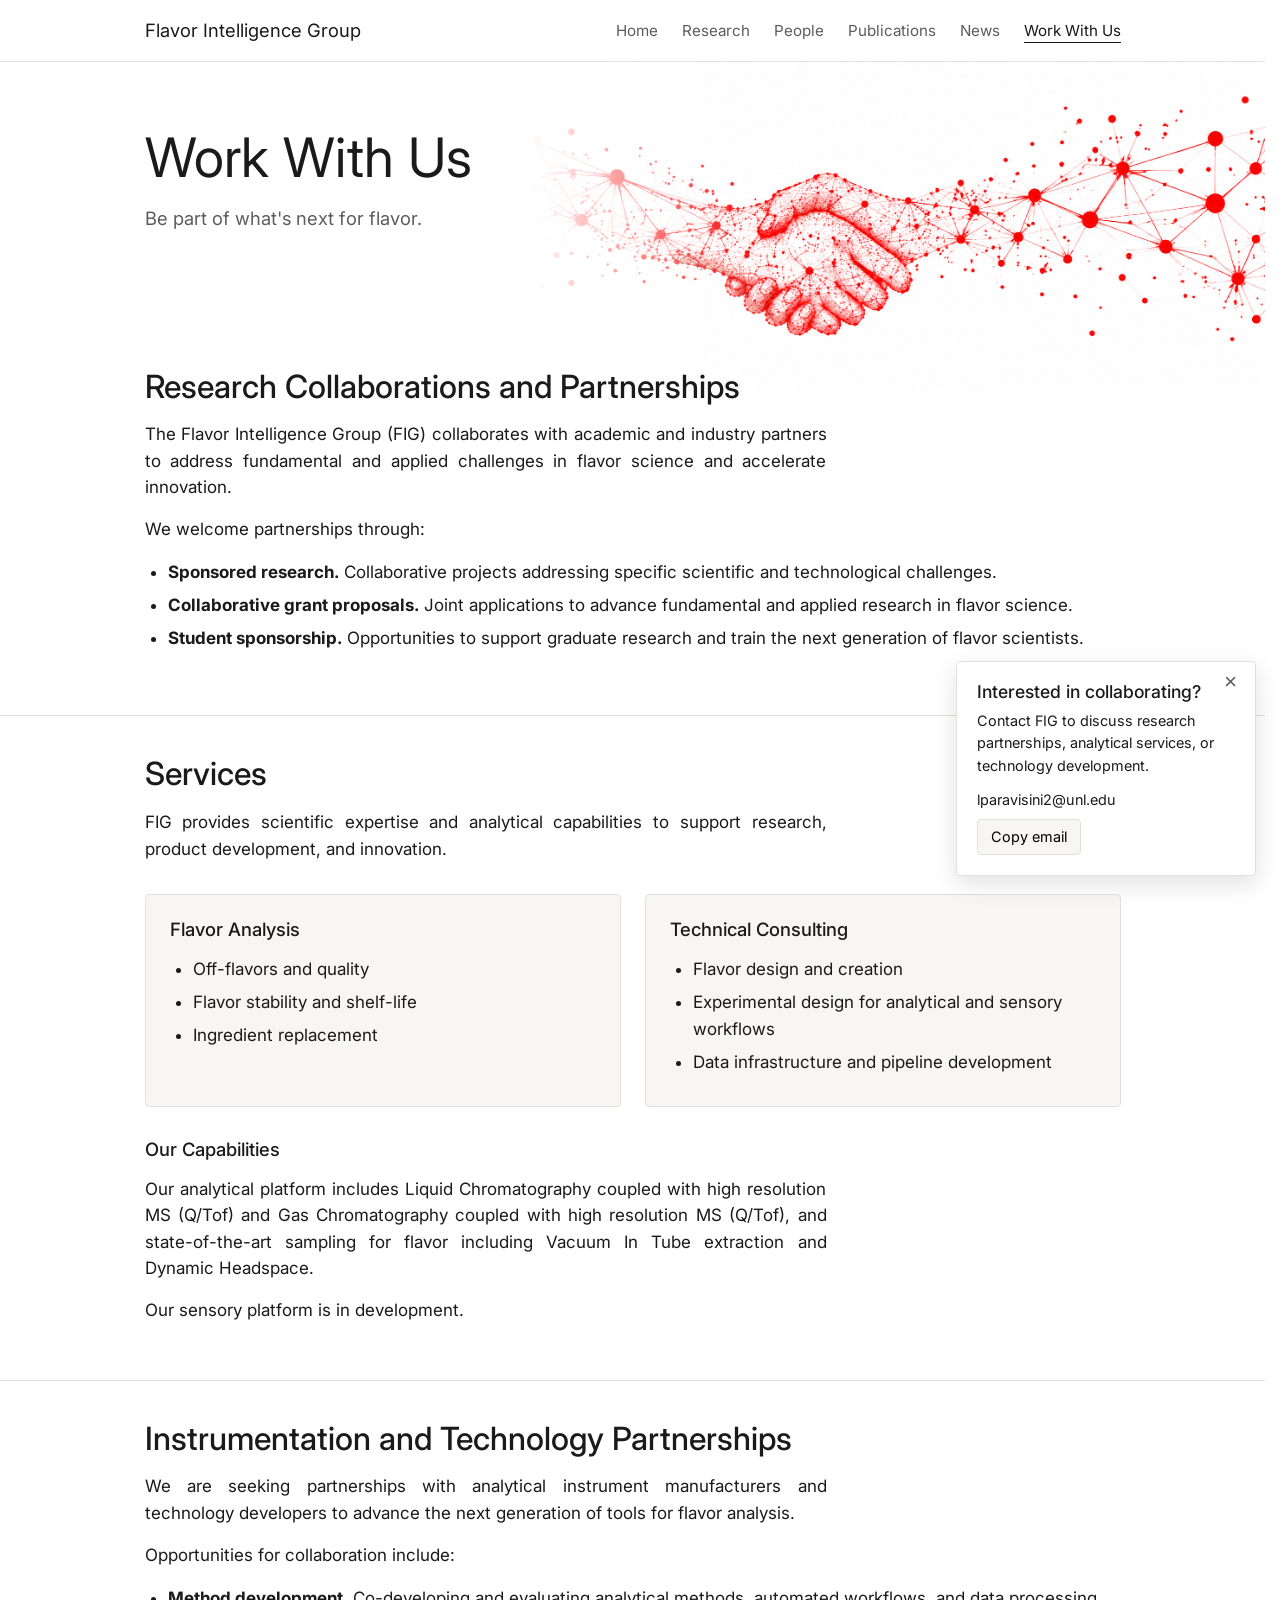
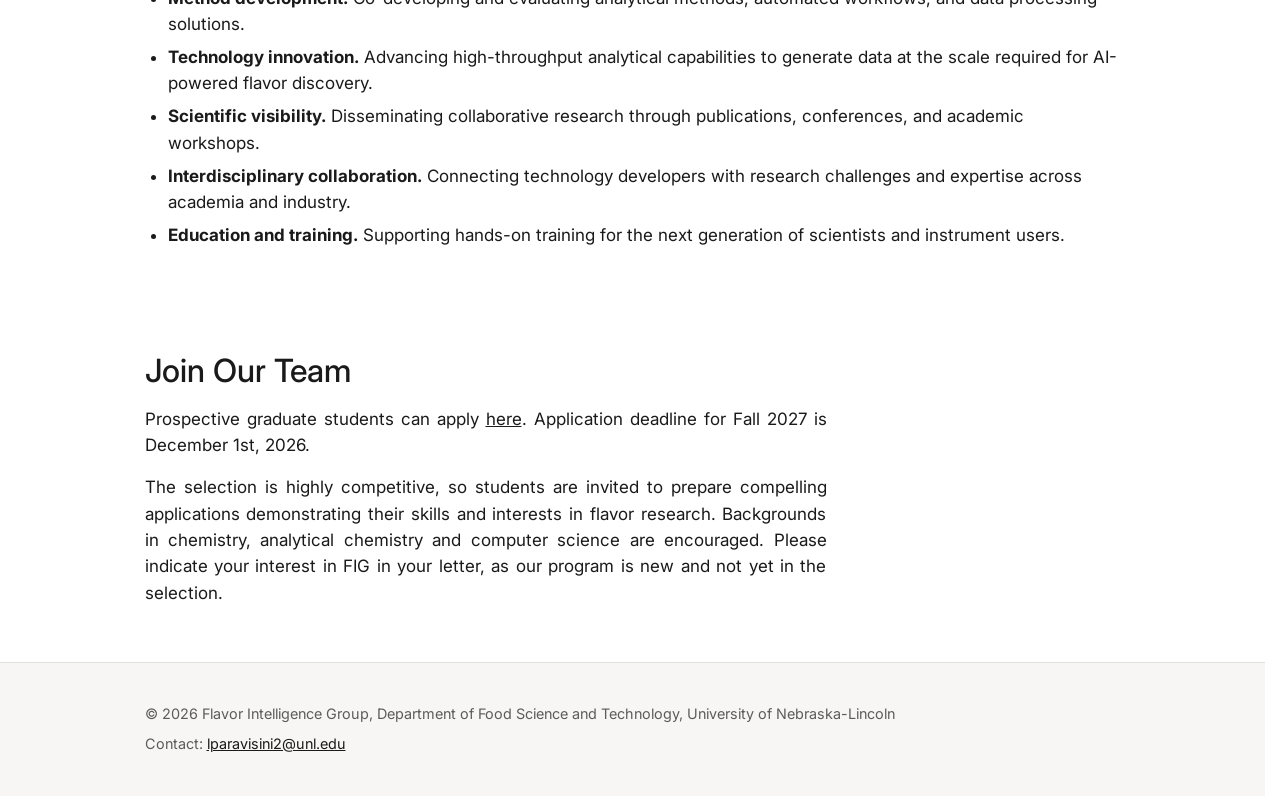
<file: work-with-us.html>
<!doctype html>
<html lang="en">
<head>
<meta charset="utf-8">
<meta name="viewport" content="width=device-width, initial-scale=1">
<title>Work With Us — Flavor Intelligence Group</title>
<meta name="description" content="Ways to work with the Flavor Intelligence Group at the University of Nebraska-Lincoln: research partnerships, services, instrumentation partnerships, and joining our team.">
<link rel="preconnect" href="https://fonts.googleapis.com">
<link rel="preconnect" href="https://fonts.gstatic.com" crossorigin>
<link href="https://fonts.googleapis.com/css2?family=Fraunces:opsz,wght@9..144,400;9..144,500;9..144,600&family=Inter:wght@400;500;600&display=swap" rel="stylesheet">
<link rel="stylesheet" href="styles.css">
</head>

<body>

<a class="skip-link" href="#main">Skip to main content</a>

<header class="site-header">
  <div class="wrap header-inner">
    <a class="wordmark" href="index.html">
      <span class="wordmark-full">Flavor Intelligence Group</span>
      <span class="wordmark-short">FIG</span>
    </a>
    <nav class="site-nav" aria-label="Primary">
      <ul>
        <li><a href="index.html">Home</a></li>
        <li><a href="research.html">Research</a></li>
        <li><a href="people.html">People</a></li>
        <li><a href="publications.html">Publications</a></li>
        <li><a href="news.html">News</a></li>
        <li><a href="work-with-us.html" aria-current="page">Work With Us</a></li>
      </ul>
    </nav>
  </div>
</header>

<main id="main">

  <!-- ============ BANNER ============ -->
  <section class="hero hero-stack hero-picture">
    <div class="wrap hero-inner">
      <h1>Work With Us</h1>
      <p class="hero-lede">Be part of what's next for flavor.</p>
    </div>
  </section>

  <!-- ============ SECTION 1 — RESEARCH COLLABORATIONS AND PARTNERSHIPS ============ -->
  <section class="section same-height" id="research">
    <div class="wrap">
      <h2>Research Collaborations and Partnerships</h2>
      <p>The Flavor Intelligence Group (FIG) collaborates with academic and industry partners to address fundamental and applied challenges in flavor science and accelerate innovation.</p>
      <p>We welcome partnerships through:</p>
      <ul class="list-disc">
        <li><strong>Sponsored research.</strong> Collaborative projects addressing specific scientific and technological challenges.</li>
        <li><strong>Collaborative grant proposals.</strong> Joint applications to advance fundamental and applied research in flavor science.</li>
        <li><strong>Student sponsorship.</strong> Opportunities to support graduate research and train the next generation of flavor scientists.</li>
      </ul>
    </div>
  </section>

  <!-- SECTION 2 — SERVICES -->
<section class="section same-height" id="services">
  <div class="wrap">
    <h2>Services</h2>
    <p>
      FIG provides scientific expertise and analytical capabilities
      to support research, product development, and innovation.
    </p>

    <div class="services-grid">
      <div class="service-card">
        <h3>Flavor Analysis</h3>
        <ul class="list-disc">
          <li>Off-flavors and quality</li>
          <li>Flavor stability and shelf-life</li>
          <li>Ingredient replacement</li>
        </ul>
      </div>

      <div class="service-card">
        <h3>Technical Consulting</h3>
        <ul class="list-disc">
          <li>Flavor design and creation</li>
          <li>Experimental design for analytical and sensory workflows</li>
          <li>Data infrastructure and pipeline development</li>
        </ul>
      </div>
    </div>

    <h3>Our Capabilities</h3>
    <p>
      Our analytical platform includes Liquid Chromatography
      coupled with high resolution MS (Q/Tof) and Gas
      Chromatography coupled with high resolution MS (Q/Tof),
      and state-of-the-art sampling for flavor including
      Vacuum In Tube extraction and Dynamic Headspace. 
    </p>
    <p> Our sensory platform is in development.</p>

  </div>
</section>

  <!-- ============ SECTION 3 — INSTRUMENTATION AND TECHNOLOGY PARTNERSHIPS ============ -->
  <section class="section same-height" id="instrumentation">
    <div class="wrap">
      <h2>Instrumentation and Technology Partnerships</h2>
      <p>We are seeking partnerships with analytical instrument manufacturers and technology developers to advance the next generation of tools for flavor analysis.</p>
      <p>Opportunities for collaboration include:</p>
      <ul class="list-disc">
        <li><strong>Method development.</strong> Co-developing and evaluating analytical methods, automated workflows, and data processing solutions.</li>
        <li><strong>Technology innovation.</strong> Advancing high-throughput analytical capabilities to generate data at the scale required for AI-powered flavor discovery.</li>
        <li><strong>Scientific visibility.</strong> Disseminating collaborative research through publications, conferences, and academic workshops.</li>
        <li><strong>Interdisciplinary collaboration.</strong> Connecting technology developers with research challenges and expertise across academia and industry.</li>
        <li><strong>Education and training.</strong> Supporting hands-on training for the next generation of scientists and instrument users.</li>
      </ul>
    </div>
  </section>


<!-- FLOATING CONTACT BOX -->
<aside class="float-contact" id="float-contact" aria-label="Contact FIG">
  <button type="button" class="float-contact-close" aria-label="Close"
    onclick="document.getElementById('float-contact').style.display='none'">&times;</button>
  <h2>Interested in collaborating?</h2>
  <p>Contact FIG to discuss research partnerships, analytical services, or technology development.</p>
  <div class="float-contact-email">
    <span id="fig-email">lparavisini2@unl.edu</span>
    <button type="button" class="float-contact-copy" onclick="copyEmail(this)">Copy email</button>
  </div>
</aside>

<script>
function copyEmail(button) {
  const email = document.getElementById("fig-email").textContent;
  navigator.clipboard.writeText(email).then(() => {
    button.textContent = "Copied!";
    setTimeout(() => {
      button.textContent = "Copy email";
    }, 2000);
  }).catch(() => {
    button.textContent = "Select email to copy";
  });
}
</script>


  <!-- ============ SECTION 4 — JOIN OUR TEAM ============ -->
  <section class="section same-height" id="join">
    <div class="wrap">
      <h2>Join Our Team</h2>
      <p>Prospective graduate students can apply <a href="https://foodscience.unl.edu/application-admission-master-and-doctoral-degree">here</a>. Application deadline for Fall 2027 is December 1st, 2026. </p>
      <p>The selection is highly competitive, so students are invited to prepare compelling applications demonstrating their skills and interests in flavor research. Backgrounds in chemistry, analytical chemistry and computer science are encouraged. Please indicate your interest in FIG in your letter, as our program is new and not yet in the selection.</p>
    </div>
  </section>

</main>

<footer class="site-footer">
  <div class="wrap footer-inner">
    <p class="footer-title">&copy; 2026 Flavor Intelligence Group, Department of Food Science and Technology, University of Nebraska-Lincoln</p>
    <p class="footer-title">Contact: <a href="mailto:lparavisini2@unl.edu">lparavisini2@unl.edu</a></p>
  </div>
</footer>

<script>
document.addEventListener("DOMContentLoaded", function () {
  var sections = document.querySelectorAll(".same-height");
  if (!sections.length) return;

  function equalizeHeights() {
    sections.forEach(function (s) { s.style.minHeight = "auto"; });

    var tallest = 0;
    sections.forEach(function (s) {
      if (s.offsetHeight > tallest) tallest = s.offsetHeight;
    });

    sections.forEach(function (s) { s.style.minHeight = tallest + "px"; });
  }

  equalizeHeights();
  window.addEventListener("resize", equalizeHeights);
  window.addEventListener("load", equalizeHeights);
});
</script>

</body>
</html>
</file>
<file: Web/styles.css>
/* =========================================================
   FIG — foundation stylesheet
   Everything you're likely to want to restyle lives in the
   :root block below. Swap these values and the whole site
   follows. Layout/structure rules are further down and
   shouldn't need to change much.
   ========================================================= */

:root {
  /* ---- Color: replace with your own palette ---- */
  --color-bg:        #ffffff;
  --color-bg-alt:     #f7f6f4;   /* used for alternating section backgrounds */
  --color-text:       #1a1a1a;
  --color-text-muted: #5c5c5c;
  --color-border:     #e2e0dc;
  --color-accent:     #6b6b6b;   /* placeholder — swap for your brand color */
  --color-accent-contrast: #ffffff; /* text color on top of --color-accent */

  /* ---- Type ---- */
  --font-display: "Fraunces", Georgia, "Times New Roman", serif;
  --font-body: "Inter", -apple-system, BlinkMacSystemFont, "Segoe UI", sans-serif;

  /* ---- Scale & rhythm ---- */
  --content-max: 1120px;
  --content-narrow: 720px;
  --radius: 4px;
  --space-1: 0.5rem;
  --space-2: 1rem;
  --space-3: 1.5rem;
  --space-4: 2.5rem;
  --space-5: 4rem;
  --space-6: 6rem;
}

/* ---------------------------------------------------------
   Reset & base
   --------------------------------------------------------- */
*, *::before, *::after { box-sizing: border-box; }

html {
  -webkit-text-size-adjust: 100%;
}

body {
  margin: 0;
  font-family: var(--font-body);
  color: var(--color-text);
  background: var(--color-bg);
  line-height: 1.55;
  font-size: 17px;
}

h1, h2, h3, h4 {
  font-family: var(--font-display);
  font-weight: 500;
  line-height: 1.15;
  margin: 0 0 var(--space-2);
}

h1 { font-size: clamp(2.2rem, 4.5vw, 3.4rem); font-weight: 400; }
h2 { font-size: clamp(1.5rem, 2.6vw, 2rem); }
h3 { font-size: 1.15rem; }

p {
  margin: 0 0 var(--space-2);
  max-width: 62ch;
  color: var(--color-text);
}

a {
  color: inherit;
}

ul { margin: 0; padding: 0; list-style: none; }
dl { margin: 0; }

img { max-width: 100%; display: block; }

.wrap {
  max-width: var(--content-max);
  margin: 0 auto;
  padding: 0 var(--space-3);
}

@media (prefers-reduced-motion: reduce) {
  * { transition: none !important; animation: none !important; }
}

/* ---------------------------------------------------------
   Header / nav
   --------------------------------------------------------- */
.site-header {
  border-bottom: 1px solid var(--color-border);
  background: var(--color-bg);
}

.header-inner {
  display: flex;
  align-items: center;
  justify-content: space-between;
  flex-wrap: wrap;
  gap: var(--space-2);
  padding-top: var(--space-2);
  padding-bottom: var(--space-2);
}

.wordmark {
  font-family: var(--font-display);
  font-size: 1.15rem;
  text-decoration: none;
  color: var(--color-text);
}

.wordmark-short { display: none; }

.site-nav ul {
  display: flex;
  flex-wrap: wrap;
  gap: var(--space-3);
}

.site-nav a {
  text-decoration: none;
  font-size: 0.95rem;
  color: var(--color-text-muted);
  padding-bottom: 2px;
  border-bottom: 1px solid transparent;
}

.site-nav a:hover,
.site-nav a[aria-current="page"] {
  color: var(--color-text);
  border-bottom-color: var(--color-accent);
}

/* ---------------------------------------------------------
   Buttons & links
   --------------------------------------------------------- */
.button {
  display: inline-block;
  padding: 0.7em 1.4em;
  border-radius: var(--radius);
  text-decoration: none;
  font-size: 0.95rem;
  font-weight: 500;
  border: 1px solid transparent;
}

.button-primary {
  background: var(--color-accent);
  color: var(--color-accent-contrast);
}

.button-ghost {
  border-color: var(--color-border);
  color: var(--color-text);
}

.text-link {
  display: inline-block;
  margin-top: var(--space-1);
  text-decoration: none;
  color: var(--color-text);
  border-bottom: 1px solid var(--color-accent);
  font-size: 0.95rem;
}

/* ---------------------------------------------------------
   Hero
   --------------------------------------------------------- */
.hero {
  padding: var(--space-6) 0 var(--space-5);
}

.hero-inner { max-width: var(--content-narrow); }

.eyebrow {
  font-size: 0.85rem;
  color: var(--color-text-muted);
  margin-bottom: var(--space-2);
}

.hero-lede {
  font-size: 1.15rem;
  color: var(--color-text-muted);
}

.hero-actions {
  display: flex;
  gap: var(--space-2);
  margin-top: var(--space-3);
  flex-wrap: wrap;
}

/* ---------------------------------------------------------
   Generic section spacing
   --------------------------------------------------------- */
.section {
  padding: var(--space-5) 0;
  border-top: 1px solid var(--color-border);
}

/* ---------------------------------------------------------
   Intro / about grid
   --------------------------------------------------------- */
.intro-grid {
  display: grid;
  grid-template-columns: 2fr 1fr;
  gap: var(--space-5);
  align-items: start;
}

.fact-list {
  display: flex;
  flex-direction: column;
  gap: var(--space-3);
}

.fact dt {
  font-size: 0.8rem;
  text-transform: none;
  color: var(--color-text-muted);
  margin-bottom: 0.2em;
}

.fact dd {
  margin: 0;
  font-family: var(--font-display);
  font-size: 1.05rem;
}

/* ---------------------------------------------------------
   Research cards
   --------------------------------------------------------- */
.research-teaser {
  background: var(--color-bg-alt);
}

.card-grid {
  display: grid;
  grid-template-columns: repeat(3, 1fr);
  gap: var(--space-3);
  margin: var(--space-3) 0 var(--space-3);
}

.card {
  padding: var(--space-3);
  background: var(--color-bg);
  border: 1px solid var(--color-border);
  border-radius: var(--radius);
}

.card p { margin-bottom: 0; }

/* ---------------------------------------------------------
   Callout
   --------------------------------------------------------- */
.callout-inner {
  max-width: var(--content-narrow);
}

/* ---------------------------------------------------------
   Footer
   --------------------------------------------------------- */
.site-footer {
  border-top: 1px solid var(--color-border);
  padding: var(--space-4) 0;
  background: var(--color-bg-alt);
}

.footer-inner {
  display: grid;
  grid-template-columns: 2fr 1fr 1fr;
  gap: var(--space-3);
}

.footer-title {
  font-family: var(--font-display);
  font-size: 0.95rem;
  margin-bottom: var(--space-1);
}

.footer-links {
  display: flex;
  flex-direction: column;
  gap: var(--space-1);
}

.footer-links a { text-decoration: none; }
.footer-links a:hover { text-decoration: underline; }

.site-footer p {
  font-size: 0.9rem;
  color: var(--color-text-muted);
}

.site-footer a { color: var(--color-text); }

/* ---------------------------------------------------------
   Responsive
   --------------------------------------------------------- */
@media (max-width: 800px) {
  .intro-grid { grid-template-columns: 1fr; }
  .card-grid { grid-template-columns: 1fr; }
  .footer-inner { grid-template-columns: 1fr; }
}

@media (max-width: 480px) {
  .wordmark-full { display: none; }
  .wordmark-short { display: inline; }
}
</file>
<file: styles.css>
/* =========================================================
   FIG — stylesheet (clean version)
   Colors, fonts and spacing live in the :root block below.
   ========================================================= */

:root {
  --color-bg:        #ffffff;
  --color-bg-alt:    #f7f6f4;
  --color-text:      #1a1a1a;
  --color-text-muted:#5c5c5c;
  --color-border:    #e2e0dc;
  --color-accent:    #1a1a1a;
  --color-accent-contrast: #ffffff;
  --color-red:       #D00000;   /* UNL red */

  --font-display: "Inter", -apple-system, BlinkMacSystemFont, "Segoe UI", sans-serif;
  --font-body: "Inter", -apple-system, BlinkMacSystemFont, "Segoe UI", sans-serif;

  --content-narrow: 720px;
  --radius: 4px;
  --space-1: 0.5rem;
  --space-2: 1rem;
  --space-3: 1.5rem;
  --space-4: 2.5rem;
  --space-5: 4rem;
  --space-6: 6rem;
}

/* ---------------------------------------------------------
   Reset & base
   --------------------------------------------------------- */
*, *::before, *::after { box-sizing: border-box; }

html {
  -webkit-text-size-adjust: 100%;
  height: 100%;
  scrollbar-gutter: stable;
}

body {
  margin: 0;
  font-family: var(--font-body);
  color: var(--color-text);
  background: var(--color-bg);
  line-height: 1.55;
  font-size: 17px;
  min-height: 100vh;
  display: flex;
  flex-direction: column;
}

main { flex: 1 0 auto; }

h1, h2, h3, h4 {
  font-family: var(--font-display);
  font-weight: 500;
  line-height: 1.15;
  margin: 0 0 var(--space-2);
}

h1 { font-size: clamp(2.2rem, 4.5vw, 3.4rem); font-weight: 400; }
h2 { font-size: clamp(1.5rem, 2.6vw, 2rem); }
h3 { font-size: 1.15rem; }

p {
  margin: 0 0 var(--space-2);
  max-width: 62ch;
  color: var(--color-text);
  text-align: justify;
}

a { color: inherit; }
img { max-width: 100%; display: block; }
ul { margin: 0; padding: 0; list-style: none; }
dl { margin: 0; }

.list-disc {
  list-style: disc;
  padding-left: 1.4em;
  margin: 0 0 var(--space-3);
}

.list-disc li { margin-bottom: 0.4em; }

.wrap {
  max-width: 80vw;
  margin: 0 auto;
  padding: 0 var(--space-3);
}

.section { padding: var(--space-5) 0; }

/* Equal-height sections (Work With Us) */
.same-height {
  display: flex;
  align-items: flex-start;
  min-height: 0 !important;        /* cancels any height set by the script */
  padding: var(--space-4) 0;       /* tighter than the default 4rem */
}

.same-height .wrap { width: 100%; }

.same-height + .same-height {
  border-top: 1px solid var(--color-border);
}

@media (prefers-reduced-motion: reduce) {
  * { transition: none !important; animation: none !important; }
}

/* ---------------------------------------------------------
   Accessibility
   --------------------------------------------------------- */
.skip-link {
  position: absolute;
  top: -100px;
  left: var(--space-2);
  z-index: 100;
  background: var(--color-text);
  color: var(--color-bg);
  padding: 0.6em 1em;
  border-radius: var(--radius);
  text-decoration: none;
  font-size: 0.9rem;
  transition: top 0.15s ease;
}

.skip-link:focus { top: var(--space-2); }

a:focus-visible,
button:focus-visible {
  outline: 2px solid var(--color-accent);
  outline-offset: 2px;
}

/* ---------------------------------------------------------
   Header / nav
   --------------------------------------------------------- */
.site-header {
  border-bottom: 1px solid var(--color-border);
  background: var(--color-bg);
}

.header-inner {
  display: flex;
  align-items: center;
  justify-content: space-between;
  flex-wrap: wrap;
  gap: var(--space-2);
  padding-top: var(--space-2);
  padding-bottom: var(--space-2);
}

.wordmark {
  font-family: var(--font-display);
  font-size: 1.15rem;
  text-decoration: none;
  color: var(--color-text);
}

.wordmark-short { display: none; }

.site-nav ul {
  display: flex;
  flex-wrap: wrap;
  gap: var(--space-3);
}

.site-nav a {
  text-decoration: none;
  font-size: 0.95rem;
  color: var(--color-text-muted);
  padding-bottom: 2px;
  border-bottom: 1px solid transparent;
}

.site-nav a:hover,
.site-nav a[aria-current="page"] {
  color: var(--color-text);
  border-bottom-color: var(--color-accent);
}

/* ---------------------------------------------------------
   Buttons & links
   --------------------------------------------------------- */
.button {
  display: inline-block;
  padding: 0.7em 1.4em;
  border-radius: var(--radius);
  text-decoration: none;
  font-size: 0.95rem;
  font-weight: 500;
  border: 1px solid transparent;
}

.button-primary {
  background: var(--color-accent);
  color: var(--color-accent-contrast);
}

.button-ghost {
  border-color: var(--color-border);
  color: var(--color-text);
}

.text-link {
  display: inline-block;
  margin-top: var(--space-1);
  text-decoration: none;
  color: var(--color-text);
  border-bottom: 1px solid var(--color-accent);
  font-size: 0.95rem;
}

/* ---------------------------------------------------------
   Hero
   --------------------------------------------------------- */
.hero {
  padding: var(--space-5) 0;
  overflow: hidden;
}

.hero-inner {
  display: flex;
  align-items: center;
  gap: var(--space-4);
}

.hero-stack .hero-inner {
  display: block;
}

.hero-visual {
  flex: 0 0 38%;
  min-width: 0;
  aspect-ratio: 4 / 5;
  overflow: hidden;
  border-radius: var(--radius);
}

.hero-visual img {
  width: 100%;
  height: 100%;
  object-fit: cover;
  object-position: left center;
}

.hero-content {
  flex: 1 1 auto;
  min-width: 0;
  max-width: var(--content-narrow);
}

.eyebrow {
  font-size: 0.85rem;
  color: var(--color-text-muted);
  margin-bottom: var(--space-2);
}

.hero-tagline {
  font-size: 0.8rem;
  letter-spacing: 0.06em;
  text-transform: uppercase;
  color: var(--color-accent);
  font-weight: 600;
  margin: -0.4em 0 var(--space-2);
}

.hero-lede {
  font-size: 1.15rem;
  color: var(--color-text-muted);
}

.hero-actions {
  display: flex;
  gap: var(--space-2);
  margin-top: var(--space-3);
  flex-wrap: wrap;
}

@media (max-width: 900px) {
  .hero-inner {
    flex-direction: column-reverse;
    text-align: left;
  }
  .hero-visual {
    flex-basis: auto;
    width: 70%;
    aspect-ratio: 1 / 1;
    align-self: flex-start;
  }
  .hero-content { max-width: none; }
}

/* ---------------------------------------------------------
   Hero with background picture
   (Work With Us = .hero-picture, Publications = + .hero-picture-pubs)
   --------------------------------------------------------- */
.hero-picture {
  padding-bottom: calc(var(--space-6) + 3rem);
  margin-bottom: -4rem;            /* pulls the next section up; picture size unchanged */
  background-color: #ffffff;
  background-image:
    linear-gradient(90deg, #ffffff 0%, #ffffff 42%, rgba(255,255,255,0) 60%),
    url("Images/Red-Network-Handshake.png");
  background-repeat: no-repeat;
  background-size: 100% 100%, auto 100%;
  background-position: center, right center;
}

.hero-picture-pubs {
  background-image:
    linear-gradient(90deg, #ffffff 0%, #ffffff 62%, rgba(255,255,255,0) 78%),
    url("Images/Red-Network-Publications.png");
  background-size: 100% 100%, auto min(100%, 420px);
  background-position: center, right center;
}

@media (max-width: 900px) {
  .hero-picture {
    background-image:
      linear-gradient(90deg, rgba(255,255,255,0.88) 0%, rgba(255,255,255,0.7) 100%),
      url("Images/Red-Network-Handshake.png");
    background-size: 100% 100%, cover;
    background-position: center, center;
  }

  .hero-picture-pubs {
    background-image:
      linear-gradient(90deg, rgba(255,255,255,0.95) 0%, rgba(255,255,255,0.8) 100%),
      url("Images/Red-Network-Publications.png");
    background-size: 100% 100%, auto min(100%, 300px);
    background-position: center, right center;
  }
}

/* ---------------------------------------------------------
   Research page: two-column editorial layout
   --------------------------------------------------------- */
.research-row {
  display: grid;
  grid-template-columns: 1fr 1fr;
  gap: var(--space-5);
  align-items: center;
}

.research-row.reverse .research-text { order: 2; }

.research-text p { max-width: none; }

.research-image img {
  width: 100%;
  height: auto;
  border-radius: var(--radius);
}

@media (max-width: 800px) {
  .research-row {
    grid-template-columns: 1fr;
    gap: var(--space-3);
  }
  .research-row.reverse .research-text { order: 0; }
}

/* ---------------------------------------------------------
   Publications page
   --------------------------------------------------------- */
.pub-stats {
  display: flex;
  gap: var(--space-4);
  margin: var(--space-3) 0 var(--space-2);
}

.pub-stats dd {
  font-family: var(--font-display);
  font-size: 1.6rem;
  margin: 0;
}

.pub-stats dt {
  font-size: 0.8rem;
  color: var(--color-text-muted);
  margin: 0;
}

.pub-list { border-top: 1px solid var(--color-border); }

.pub-entry {
  padding: var(--space-2) 0;
  border-bottom: 1px solid var(--color-border);
}

.pub-title {
  font-family: var(--font-display);
  font-size: 1.05rem;
  margin: 0 0 0.3em;
  max-width: 68ch;
}

.pub-title a {
  color: var(--color-text);
  text-decoration: none;
  border-bottom: 1px solid var(--color-border);
}

.pub-title a:hover { border-bottom-color: var(--color-accent); }

.pub-authors {
  font-size: 0.92rem;
  color: var(--color-text-muted);
  margin: 0 0 0.2em;
}

.pub-meta {
  font-size: 0.88rem;
  color: var(--color-text-muted);
  margin: 0;
}

.pub-badge {
  display: inline-block;
  margin-left: var(--space-1);
  padding: 0.1em 0.6em;
  border: 1px solid var(--color-border);
  border-radius: 999px;
  font-size: 0.78rem;
}

.pub-tag {
  display: inline-block;
  margin-left: 0.5em;
  padding: 0.05em 0.5em;
  background: var(--color-bg-alt);
  border-radius: var(--radius);
  font-size: 0.72rem;
  color: var(--color-text-muted);
  vertical-align: middle;
}

/* ---------------------------------------------------------
   Home: intro grid & facts
   --------------------------------------------------------- */
.intro-grid {
  display: grid;
  grid-template-columns: 1fr;
  gap: var(--space-5);
  align-items: start;
}

.fact-list {
  display: flex;
  flex-direction: column;
  gap: var(--space-3);
}

.fact dt {
  font-size: 0.8rem;
  color: var(--color-text-muted);
  margin-bottom: 0.2em;
}

.fact dd {
  margin: 0;
  font-family: var(--font-display);
  font-size: 1.05rem;
}

/* ---------------------------------------------------------
   Home: picture cards
   --------------------------------------------------------- */
.card-grid {
  display: grid;
  grid-template-columns: repeat(4, minmax(200px, 1fr));
  gap: var(--space-3);
  margin: var(--space-3) 0;
}

.card {
  padding: var(--space-3);
  background: var(--color-bg);
  border-radius: var(--radius);
  min-width: 0;
}

.card p { margin-bottom: 0; }

.card img {
  width: 100%;
  max-width: 220px;
  height: auto;
  border-radius: var(--radius);
  margin: 0 auto;
}

.card figcaption {
  margin-top: var(--space-1);
  text-align: center;
  font-weight: 600;
  font-size: clamp(0.8rem, 1.8vw, 1rem);
  color: var(--color-red);
}

/* ---------------------------------------------------------
   News page
   --------------------------------------------------------- */
.news-entry {
  display: flex;
  align-items: center;
  gap: var(--space-4);
  padding: var(--space-4) 0;
  border-bottom: 1px solid var(--color-border);
}

.news-entry:first-child { padding-top: 0; }
.news-entry:last-child { border-bottom: none; }

.news-entry img {
  flex: 0 0 220px;
  width: 220px;
  height: 220px;
  object-fit: cover;
  border-radius: var(--radius);
}

.news-entry-body { min-width: 0; }
.news-entry-body h2 { margin-bottom: var(--space-1); }
.news-entry-body p { margin-bottom: 0; }

.news-date {
  font-size: 0.85rem;
  font-weight: 600;
  color: var(--color-red);
  margin-bottom: var(--space-1);
}

@media (max-width: 700px) {
  .news-entry {
    flex-direction: column;
    align-items: flex-start;
    gap: var(--space-2);
  }
  .news-entry img {
    flex-basis: auto;
    width: 100%;
    max-width: 320px;
    height: auto;
    aspect-ratio: 1 / 1;
  }
}
/* Horizontal list with a | between items */
.list-bar {
  display: flex;
  flex-wrap: wrap;
  gap: 0.75rem 0;
  margin-bottom: var(--space-3);
}

.list-bar li + li::before {
  content: "|";
  margin: 0 1.25em;
  color: var(--color-border);
}

.list-bar + h3 {
  margin-top: var(--space-4);
}
/* ---------------------------------------------------------
   Home: news carousel
   --------------------------------------------------------- */
.news-banner {
  background: var(--color-bg-alt);
  padding: var(--space-4) 0;
}

.news-carousel {
  display: flex;
  align-items: center;
  gap: var(--space-3);
}

.news-viewport {
  flex: 1 1 auto;
  overflow: hidden;
}

.news-track {
  display: flex;
  transition: transform 0.4s ease;
}

.news-item {
  flex: 0 0 100%;
  display: flex;
  align-items: center;
  gap: var(--space-4);
}

.news-item img {
  width: 220px;
  height: auto;
  object-fit: contain;
  border-radius: var(--radius);
  flex-shrink: 0;
}

.news-item p {
  margin: 0;
  font-size: 1.2rem;
  max-width: 48ch;
}

.news-arrow {
  flex: 0 0 auto;
  width: 44px;
  height: 44px;
  border-radius: 50%;
  border: 1px solid var(--color-border);
  background: var(--color-bg);
  font-size: 1.2rem;
  cursor: pointer;
}

.news-arrow:hover { background: var(--color-bg-alt); }

/* ---------------------------------------------------------
   People page
   --------------------------------------------------------- */
.people-inner { gap: var(--space-6); }

.people-visual {
  flex: 0 0 240px;
  aspect-ratio: 1 / 1;
  border-radius: 50%;
}

.people-visual img { object-position: center top; }

.people-role {
  font-size: 1.05rem;
  color: var(--color-text-muted);
  margin: -0.4em 0 var(--space-3);
}

.degree-table {
  width: 100%;
  max-width: 760px;
  border-collapse: collapse;
  margin-top: var(--space-3);
  font-size: 0.95rem;
}

.degree-table th,
.degree-table td {
  text-align: left;
  padding: 0.7em 1em 0.7em 0;
  border-bottom: 1px solid var(--color-border);
}

.degree-table th {
  font-weight: 500;
  color: var(--color-text-muted);
  font-size: 0.8rem;
}

@media (max-width: 900px) {
  .people-visual {
    flex-basis: auto;
    width: 160px;
    align-self: flex-start;
  }
}

@media (max-width: 560px) {
  .degree-table { font-size: 0.85rem; }
  .degree-table th,
  .degree-table td { padding: 0.5em 0.5em 0.5em 0; }
}

/* ---------------------------------------------------------
   Footer: copyright on the left, contact on the right
   --------------------------------------------------------- */
.site-footer {
  border-top: 1px solid var(--color-border);
  padding: var(--space-4) 0;
  background: var(--color-bg-alt);
}

.footer-inner {
  display: flex;
  justify-content: space-between;
  align-items: center;
  flex-wrap: wrap;
  gap: 0.5rem 2rem;
}

.footer-inner p {
  margin: 0;
  max-width: none;
}

.footer-inner a[href^="mailto"] { white-space: nowrap; }

.footer-title {
  font-family: var(--font-display);
  font-size: 0.95rem;
}

.site-footer p {
  font-size: 0.9rem;
  color: var(--color-text-muted);
}

.site-footer a { color: var(--color-text); }

/* ---------------------------------------------------------
   Responsive
   --------------------------------------------------------- */
@media (max-width: 800px) {
  .card-grid { grid-template-columns: 1fr; }
  .footer-inner {
    flex-direction: column;
    align-items: flex-start;
  }
}

@media (max-width: 480px) {
  .wordmark-full { display: none; }
  .wordmark-short { display: inline; }
}
/* ---------------------------------------------------------
   Services cards
   --------------------------------------------------------- */

.services-grid {
  display: grid;
  grid-template-columns: repeat(2, minmax(0, 1fr));
  gap: 1.5rem;
  margin: 2rem 0;
}

.service-card {
  padding: 1.5rem;
  border: 1px solid var(--color-border);
  border-radius: var(--radius);
  background: var(--color-bg-alt);
}

.service-card h3 {
  margin-bottom: 1rem;
}

.service-card .list-disc {
  margin-bottom: 0;
}

@media (max-width: 700px) {
  .services-grid {
    grid-template-columns: 1fr;
  }
}
/* ---------------------------------------------------------
   Mobile fixes
   --------------------------------------------------------- */
@media (max-width: 700px) {
  .wrap {
    max-width: 100%;
  }

  p {
    text-align: left;
  }

  .site-nav ul {
    gap: 0.5rem 1.25rem;
  }

  h1 {
    font-size: 2rem;
  }
}
/* Floating contact box */
.float-contact {
  position: fixed;
  right: 1.5rem;
  bottom: 1.5rem;
  z-index: 50;
  width: 300px;
  padding: 1.25rem;
  background: var(--color-bg);
  border: 1px solid var(--color-border);
  border-radius: var(--radius);
  box-shadow: 0 8px 24px rgba(0, 0, 0, 0.12);
}

.float-contact h2 {
  font-size: 1.1rem;
  margin: 0 1.5rem 0.5rem 0;
}

.float-contact p {
  max-width: none;
  text-align: left;
  font-size: 0.9rem;
  margin-bottom: 0.75rem;
}

.float-contact-email {
  display: flex;
  flex-direction: column;
  align-items: flex-start;
  gap: 0.5rem;
  font-size: 0.9rem;
}

.float-contact-copy {
  padding: 0.4em 0.9em;
  border: 1px solid var(--color-border);
  border-radius: var(--radius);
  background: var(--color-bg-alt);
  font: inherit;
  cursor: pointer;
}

.float-contact-copy:hover { background: var(--color-border); }

.float-contact-close {
  position: absolute;
  top: 0.5rem;
  right: 0.75rem;
  border: 0;
  background: none;
  font-size: 1.4rem;
  line-height: 1;
  color: var(--color-text-muted);
  cursor: pointer;
}

@media (max-width: 700px) {
  .float-contact {
    left: 1rem;
    right: 1rem;
    bottom: 1rem;
    width: auto;
    padding: 1rem;
  }
  .float-contact p { display: none; }
}

@media (max-width: 700px) {
  .news-carousel {
    flex-wrap: wrap;
    gap: 1rem 0.5rem;
  }

  .news-viewport {
    flex: 1 1 100%;
    order: 1;
    min-width: 0;
  }

  .news-arrow {
    order: 2;
    width: 40px;
    height: 40px;
  }

  .news-item {
    flex-direction: column;
    align-items: flex-start;
    gap: 1rem;
  }

  .news-item img {
    width: 100%;
    max-width: 220px;
  }

  .news-item p {
    font-size: 1.1rem;
    text-align: left;
  }
}
</file>
